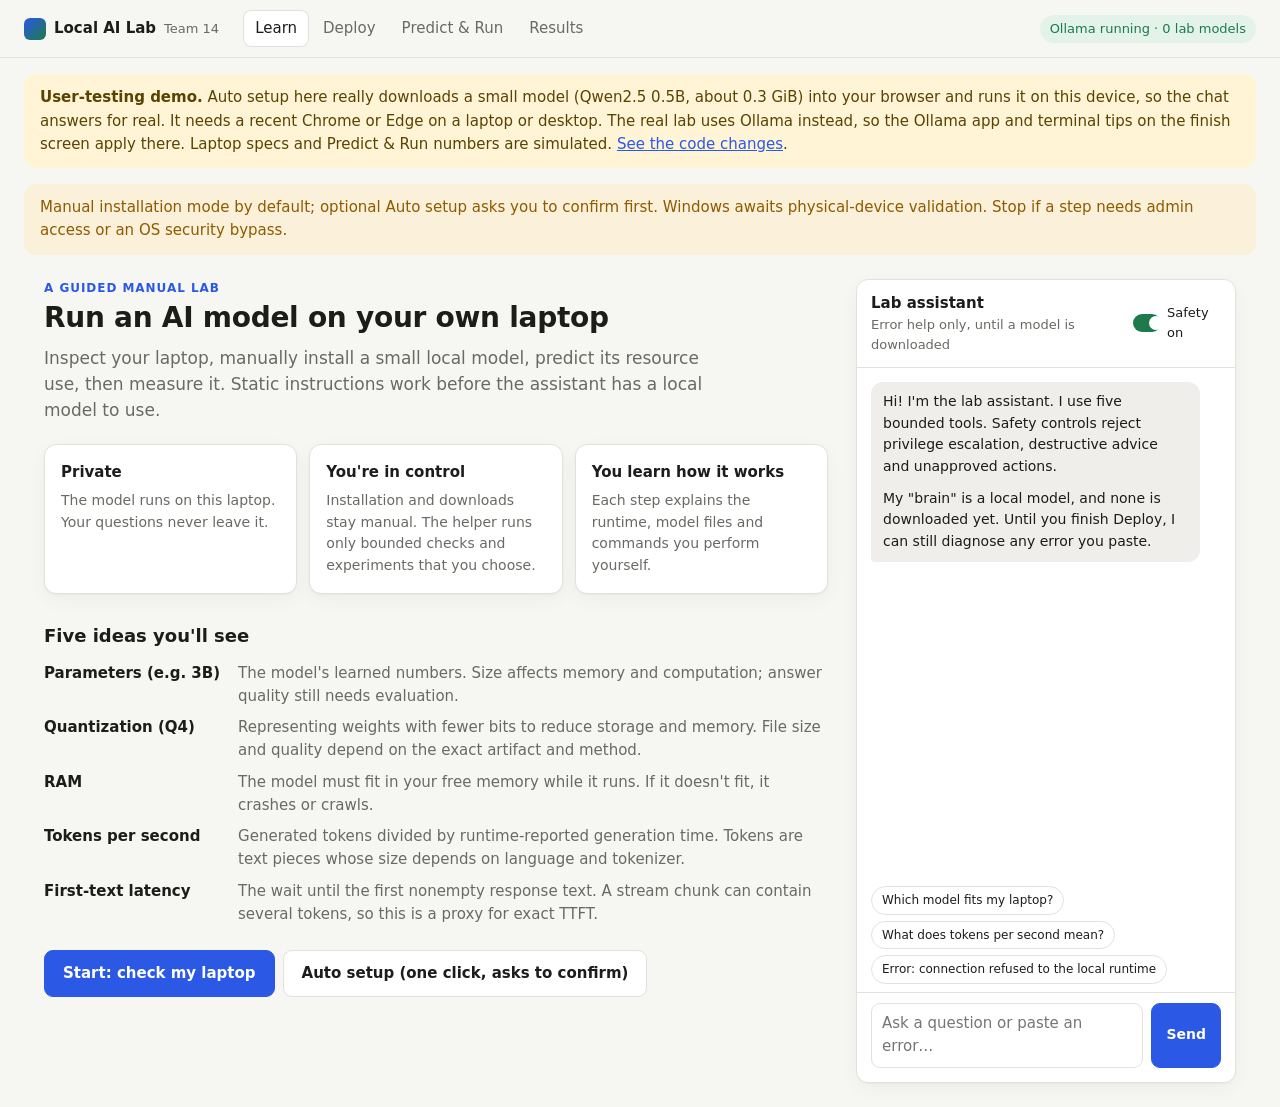
<file: index.html>
<!doctype html>
<html lang="en">
<head>
<meta charset="utf-8">
<meta name="viewport" content="width=device-width, initial-scale=1">
<title>Local AI Lab</title>
<link rel="stylesheet" href="style.css">
</head>
<body>
<header class="top">
  <div class="brand"><span class="logo" aria-hidden="true"></span>Local AI Lab<span class="sub">Team 14</span></div>
  <nav class="tabs" aria-label="Sections">
    <button data-goto="learn" class="active">Learn</button>
    <button data-goto="deploy">Deploy</button>
    <button data-goto="predict">Predict &amp; Run</button>
    <button data-goto="results">Results</button>
  </nav>
  <div id="pill" class="pill">Connecting…</div>
</header>

<div id="no-token" class="banner" hidden>
  This page needs the Lab Helper. Double-click <strong>Start Lab Helper</strong> in the lab folder; it opens the lab for you.
</div>
<div id="connection-lost" class="banner" hidden role="alert">
  <strong>Cannot reach this Lab Helper.</strong> If its terminal says <strong>Stopped.</strong>, start it again from the <code>agent/</code> folder and open the <strong>new private link</strong> printed in that terminal. An old helper tab cannot reconnect with its previous session token. Your downloaded models and saved benchmark results remain on this laptop.
</div>

<div class="banner" style="background:#fff4d6;color:#5a4300;border-color:#e8c66a"><strong>User-testing demo.</strong> Auto setup here really downloads a small model (Qwen2.5 0.5B, about 0.3 GiB) into your browser and runs it on this device, so the chat answers for real. It needs a recent Chrome or Edge on a laptop or desktop. The real lab uses Ollama instead, so the Ollama app and terminal tips on the finish screen apply there. Laptop specs and Predict &amp; Run numbers are simulated. <a href="https://github.com/Samuel8M/local-llm-telemetry-dashboard/compare/main...auto-setup-confirm" target="_blank" rel="noopener">See the code changes</a>.</div>
<div class="banner">Manual installation mode by default; optional Auto setup asks you to confirm first. Windows awaits physical-device validation. Stop if a step needs admin access or an OS security bypass.</div>
<main class="layout">
  <section class="content">

    <div id="view-learn" class="view">
      <p class="eyebrow">A guided manual lab</p>
      <h1>Run an AI model on your own laptop</h1>
      <p class="lead">Inspect your laptop, manually install a small local model, predict its resource use, then measure it. Static instructions work before the assistant has a local model to use.</p>
      <div class="cards3">
        <div class="card"><h3>Private</h3><p>The model runs on this laptop. Your questions never leave it.</p></div>
        <div class="card"><h3>You're in control</h3><p>Installation and downloads stay manual. The helper runs only bounded checks and experiments that you choose.</p></div>
        <div class="card"><h3>You learn how it works</h3><p>Each step explains the runtime, model files and commands you perform yourself.</p></div>
      </div>
      <h2>Five ideas you'll see</h2>
      <dl class="terms">
        <dt>Parameters (e.g. 3B)</dt><dd>The model's learned numbers. Size affects memory and computation; answer quality still needs evaluation.</dd>
        <dt>Quantization (Q4)</dt><dd>Representing weights with fewer bits to reduce storage and memory. File size and quality depend on the exact artifact and method.</dd>
        <dt>RAM</dt><dd>The model must fit in your free memory while it runs. If it doesn't fit, it crashes or crawls.</dd>
        <dt>Tokens per second</dt><dd>Generated tokens divided by runtime-reported generation time. Tokens are text pieces whose size depends on language and tokenizer.</dd>
        <dt>First-text latency</dt><dd>The wait until the first nonempty response text. A stream chunk can contain several tokens, so this is a proxy for exact TTFT.</dd>
      </dl>
      <div class="actions"><button class="btn primary big" data-goto="deploy">Start: check my laptop</button>
        <button class="btn big" data-auto>Auto setup (one click, asks to confirm)</button></div>
      <div id="auto-card" class="card auto" hidden>
        <header class="auto-head"><h2>Auto setup</h2><span class="badge ask">Less transparent than manual</span></header>
        <p class="small muted">Auto picks the best approved model for this laptop, asks your local Ollama to download it, verifies it, and opens a chat. It never installs programs, runs shell commands, asks for admin rights or deletes files. Install and open Ollama yourself first.</p>
        <label class="field"><span class="lbl">Goal</span><select id="auto-goal"></select></label>
        <div id="auto-body"></div>
      </div>
    </div>

    <div id="view-deploy" class="view" hidden>
      <h1>Deploy a model</h1>
      <p class="note">Want it done for you? <button class="btn small" data-auto>Use Auto setup</button> It shows the plan and waits for your confirmation.</p>
      <ol class="stages">
        <li class="stage" id="stage-laptop"><h2><span class="n">1</span>Your laptop</h2><div id="laptop-body"></div></li>
        <li class="stage locked" id="stage-goal"><h2><span class="n">2</span>What do you want to use it for?</h2><div id="goals" class="goals"></div></li>
        <li class="stage locked" id="stage-model"><h2><span class="n">3</span>Your model</h2><div id="model-body"><p class="muted">Pick a goal first.</p></div></li>
        <li class="stage locked" id="stage-steps"><h2><span class="n">4</span>Set it up</h2><div id="steps-body"><p class="muted">Pick a model first.</p></div></li>
        <li class="stage locked" id="stage-try"><h2><span class="n">5</span>Try it</h2><div id="try-body"><p class="muted">Finish setup first.</p></div></li>
      </ol>
    </div>

    <div id="view-predict" class="view" hidden>
      <h1>Predict &amp; Run</h1>
      <p class="lead">Guess how fast your model will be and how much memory it uses, then measure it. Comparing your guess with reality is how you build intuition.</p>
      <div id="predict-body"></div>
    </div>

    <div id="view-results" class="view" hidden>
      <h1>Results</h1>
      <p class="lead">Click <strong>Open charts in public website</strong> to see your latest anonymous result in a new browser tab. The result passes directly between tabs and stays in your browser; it is not uploaded to a server. You can still download the JSON as a backup.</p>
      <div id="results-body"></div>
    </div>
  </section>

  <aside class="assistant" aria-label="Lab assistant">
    <header class="a-head">
      <div><strong>Lab assistant</strong><div class="small muted" id="a-model">Starting…</div></div>
      <label class="switch" title="Safety stays on in the live lab; use the isolated evaluation harness for comparisons.">
        <input type="checkbox" id="safety" checked disabled><span class="track"></span><span class="small">Safety on</span>
      </label>
    </header>
    <div id="safety-off" class="note bad small" hidden>Live safety stays on. Comparisons use an isolated text-only evaluation harness.</div>
    <div id="msgs" class="msgs" aria-live="polite"></div>
    <div id="suggest" class="chips"></div>
    <form id="a-form" class="a-form">
      <textarea id="a-input" rows="2" placeholder="Ask a question or paste an error…"></textarea>
      <button class="btn primary" id="a-send">Send</button>
    </form>
  </aside>
</main>
<script src="demo-data.js"></script>
<script src="demo-api.js"></script>
<script src="app.js"></script>
</body>
</html>
</file>
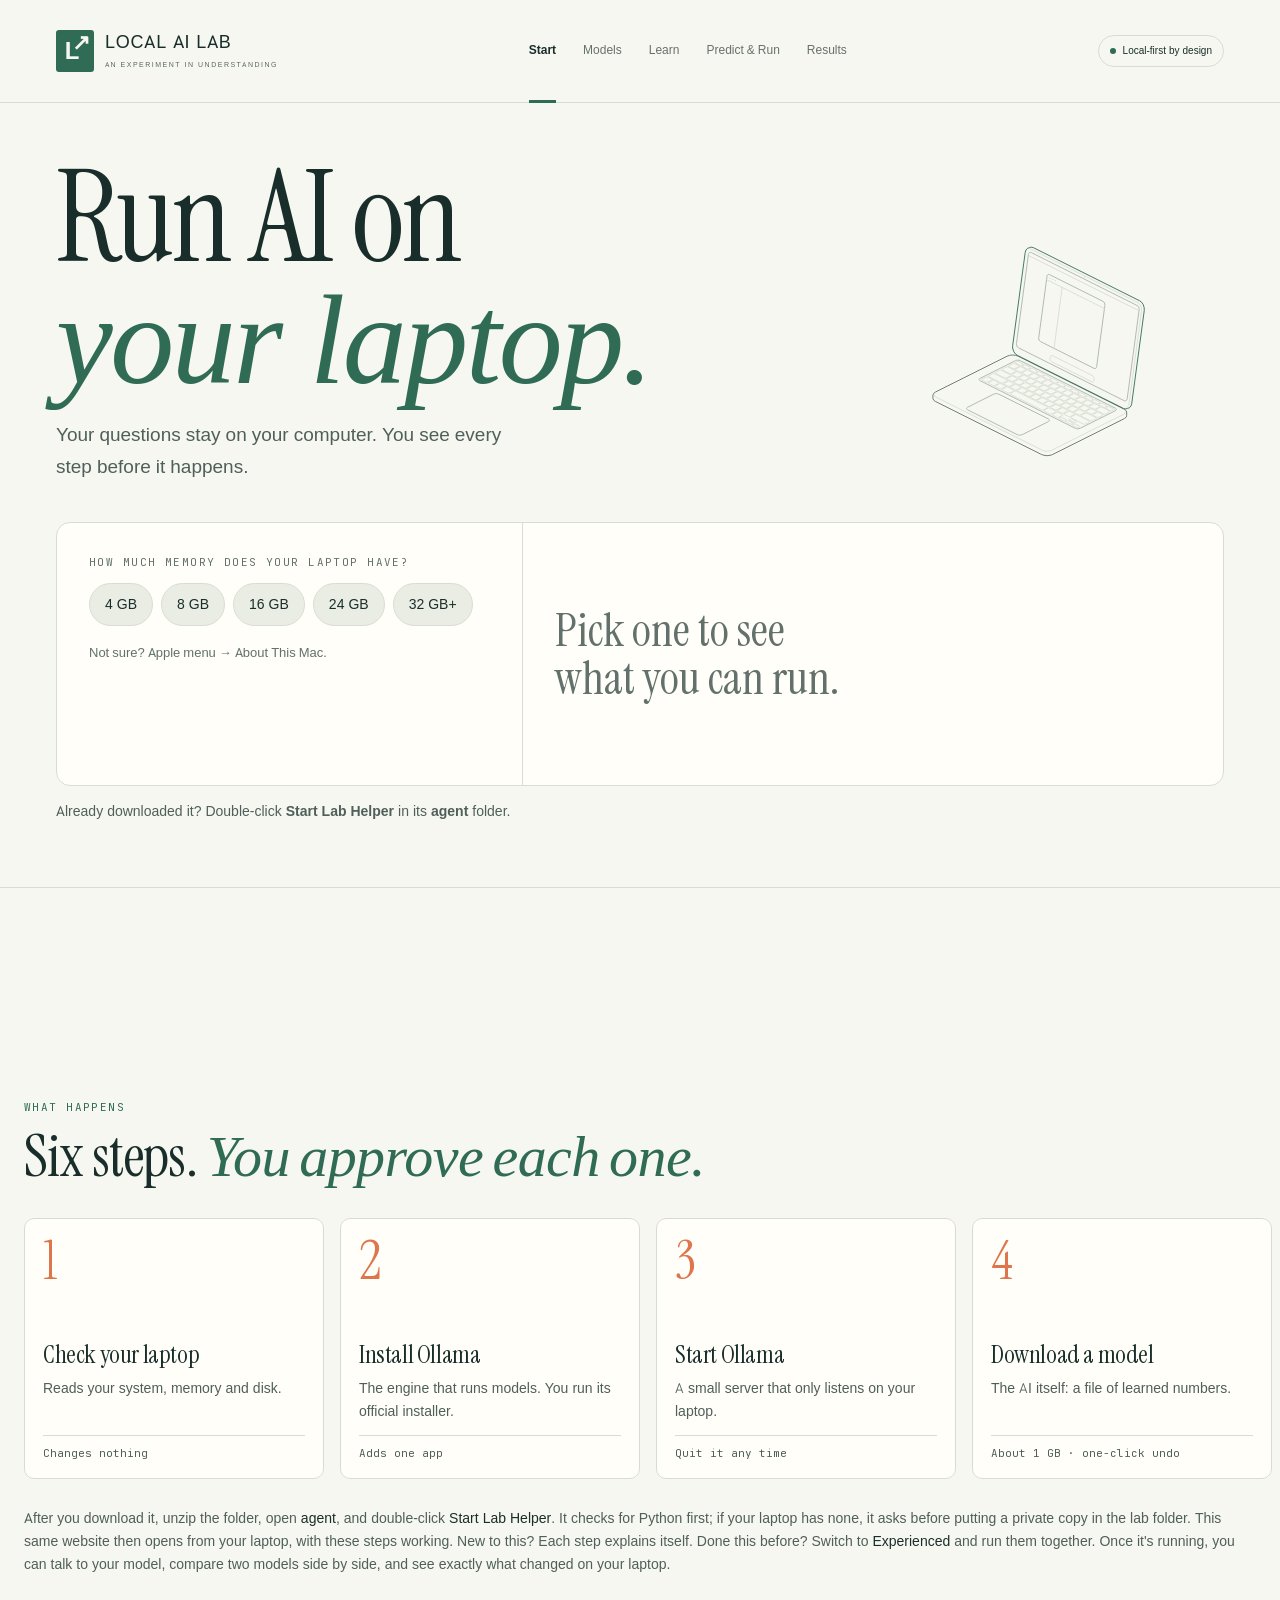
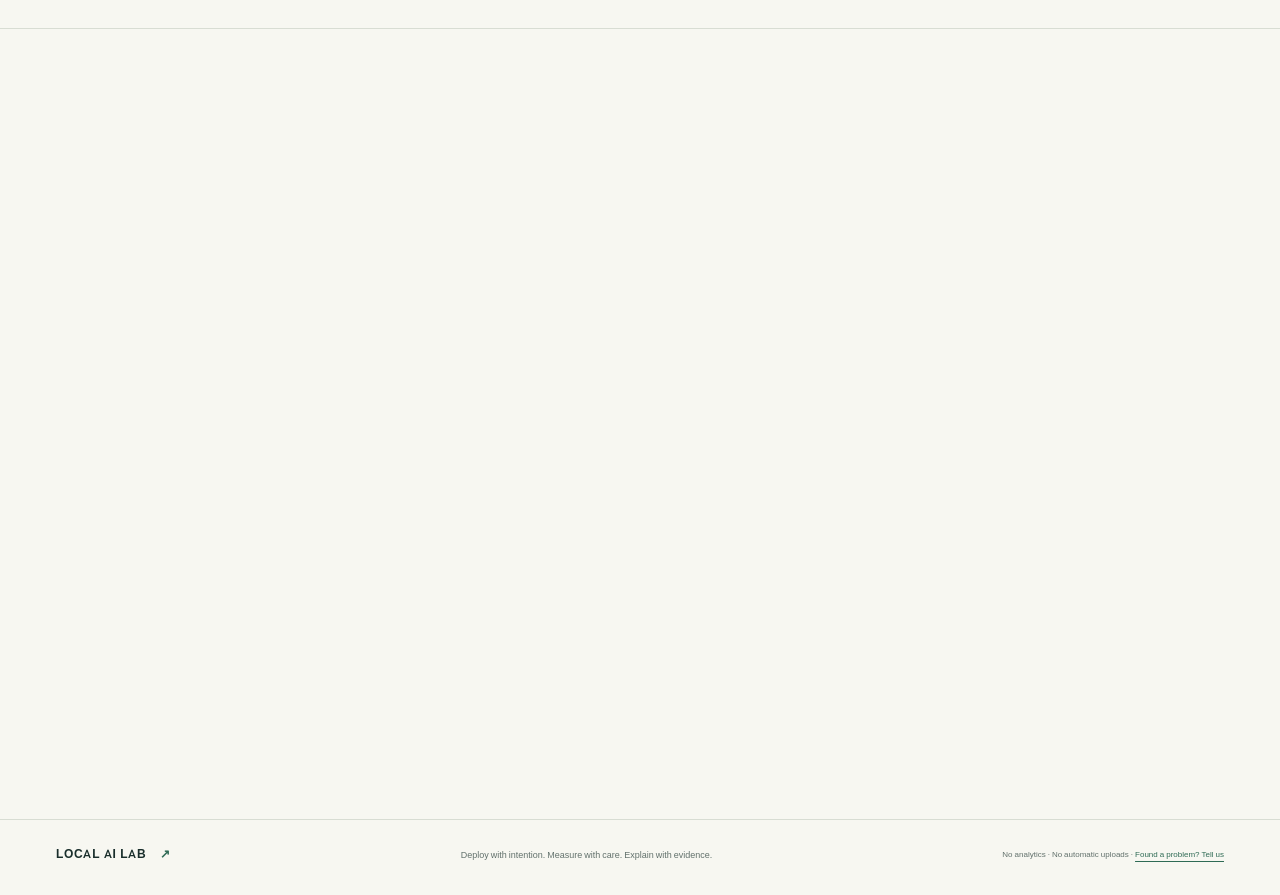
<file: portal/index.html>
<!doctype html>
<html lang="en">
<head>
  <meta charset="utf-8">
  <meta name="viewport" content="width=device-width, initial-scale=1">
  <meta name="description" content="A local-first learning lab for deploying, measuring, and understanding a small language model on your laptop.">
  <meta http-equiv="Content-Security-Policy" content="default-src 'self'; script-src 'self'; style-src 'self'; font-src 'self'; img-src 'self' data:; connect-src 'self'; object-src 'none'; base-uri 'none'; form-action 'none'">
  <title>Local AI Lab</title>
  <meta property="og:title" content="Local AI Lab: run AI on your laptop">
  <meta property="og:description" content="See every step, approve each one, and find out what your own laptop can handle. Your questions stay on your computer.">
  <meta property="og:type" content="website">
  <link rel="icon" href="data:image/svg+xml,%3Csvg xmlns='http://www.w3.org/2000/svg' viewBox='0 0 32 32'%3E%3Crect width='32' height='32' rx='6' fill='%232f6b55'/%3E%3Cpath d='M10 22 22 10M13 10h9v9' fill='none' stroke='%23fff' stroke-width='3'/%3E%3C/svg%3E">
  <script src="lab.js"></script>
  <link rel="stylesheet" href="style.css">
  <link rel="stylesheet" href="home.css">
  <link rel="stylesheet" href="lab.css">
  <script src="data.js" defer></script>
  <script src="app.js" defer></script>
  <script src="lab-data.js" defer></script>
  <script src="guide.js" defer></script>
  <script src="motion.js" defer></script>
  <script src="figures.js" type="module"></script>
</head>
<body>
  <a class="skip-link" href="#main">Skip to content</a>
  <header class="site-header">
    <a class="brand" href="#deploy" aria-label="Local AI Lab home"><span class="brand-mark" aria-hidden="true">L<span>↗</span></span><span>LOCAL AI <b>LAB</b><small>AN EXPERIMENT IN UNDERSTANDING</small></span></a>
    <nav class="main-nav" aria-label="Lab sections">
      <a href="#deploy" data-view="deploy" aria-current="page"><span class="public-only">Start</span><span class="lab-only">Set up</span></a>
      <a href="#models" data-view="models">Models</a>
      <a href="#use" data-view="use" class="lab-only">Use it</a>
      <a href="#learn" data-view="learn">Learn</a>
      <a href="#predict" data-view="predict">Predict &amp; Run</a>
      <a href="#results" data-view="results">Results</a>
      <a href="#apps" data-view="apps" class="lab-only">Apps</a>
      <a href="#mylab" data-view="mylab" class="lab-only">My lab</a>
    </nav>
    <span id="pill" class="lab-status lab-only">Connecting…</span>
    <span class="local-pill public-only"><i aria-hidden="true"></i> Local-first by design</span>
  <div id="prog" aria-hidden="true"></div></header>
  <div id="glow" aria-hidden="true"></div>

  <main id="main" tabindex="-1">
    <div id="connection-lost" class="notice lab-only" hidden role="alert"><strong>Cannot reach the Lab Helper.</strong> If its window says <strong>Stopped.</strong>, double-click <strong>Start Lab Helper</strong> again; it opens a new private link. Your downloaded models and saved results are still on this laptop.</div>
    <section id="view-deploy" class="view" aria-labelledby="deploy-title">
      <div class="lab-only lab-app" id="lab-setup">
        <div class="lab-head"><div class="page-intro"><p class="eyebrow">SET UP</p><h1 id="setup-title">Run AI on <em>your laptop.</em></h1><p>Nothing changes until you approve it, and you can run any step yourself instead. Stop if a step asks for an admin password or a security change.</p></div>
          <div class="lab-head-side"><div class="lab-figure" data-figure="laptop" data-label="A line drawing of a laptop"></div><div class="level-switch" role="group" aria-label="How much explanation"><button data-level="beginner" class="active">Beginner</button><button data-level="experienced">Experienced</button></div></div></div>
        <ol class="stages">
          <li class="stage" id="stage-laptop"><h2><span class="n">1</span>Your laptop</h2><div id="laptop-body"></div></li>
          <li class="stage locked" id="stage-goal"><h2><span class="n">2</span>What do you want to use it for?</h2><div id="goals" class="goals"></div></li>
          <li class="stage locked" id="stage-model"><h2><span class="n">3</span>Your model</h2><div id="model-body"><p class="muted">Pick a goal first.</p></div></li>
          <li class="stage locked" id="stage-steps"><h2><span class="n">4</span><span id="steps-title">Set it up</span></h2><div id="steps-body"><p class="muted">Pick a model first.</p></div></li>
          <li class="stage locked" id="stage-try"><h2><span class="n">5</span>Try it</h2><div id="try-body"><p class="muted">Finish setup first.</p></div></li>
          <li class="stage" id="stage-changes"><h2><span class="n">6</span>What changed on your laptop</h2><div id="changes-body"><p class="muted">Nothing yet.</p></div></li>
        </ol>
      </div>
      <div class="public-only">
      <div class="lab-hero">
        <div class="lab-hero-top"><div><h1 id="deploy-title"><span>Run AI on</span> <em>your laptop.</em></h1>
        <p class="lab-lede">Your questions stay on your computer. You see every step before it happens.</p></div>
        <div class="lab-figure lab-hero-figure" data-figure="laptop" data-play data-label="A line drawing of a laptop opening on its hinge"></div></div>
        <div class="lab-tool">
          <div class="lab-ask">
            <h2 class="lab-label" id="tool-q">How much memory does your laptop have?</h2>
            <div class="lab-pills" role="group" aria-labelledby="tool-q"><button data-mem="4">4 GB</button><button data-mem="8">8 GB</button><button data-mem="16">16 GB</button><button data-mem="24">24 GB</button><button data-mem="32">32 GB+</button></div>
            <p class="lab-hint" id="mem-help"></p>
          </div>
          <div class="lab-answer" id="answer" aria-live="polite"><p class="lab-ghost">Pick one to see<br>what you can run.</p></div>
        </div>
        <p class="lab-start">Already downloaded it? Double-click <b>Start Lab Helper</b> in its <b>agent</b> folder.</p>
      </div>

      <div class="lab-how" id="how"><div class="lab-pin" id="pin"><div class="lab-sticky">
        <div class="lab-how-head"><p class="lab-label lab-accent">What happens</p><h2>Six steps. <em>You approve each one.</em></h2></div>
        <div class="lab-track-wrap"><ol class="lab-track" id="track">
          <li><div class="lab-card-top"><b>1</b><div class="lab-figure" data-figure="loupe" data-label="A magnifying glass on a sheet"></div></div><h3>Check your laptop</h3><p>Reads your system, memory and disk.</p><small>Changes nothing</small></li>
          <li><div class="lab-card-top"><b>2</b><div class="lab-figure" data-figure="plug" data-label="A plug rising toward a wall socket"></div></div><h3>Install Ollama</h3><p>The engine that runs models. You run its official installer.</p><small>Adds one app</small></li>
          <li><div class="lab-card-top"><b>3</b><div class="lab-figure" data-figure="router" data-label="A small router with its antennas up"></div></div><h3>Start Ollama</h3><p>A small server that only listens on your laptop.</p><small>Quit it any time</small></li>
          <li><div class="lab-card-top"><b>4</b><div class="lab-figure" data-figure="drawer" data-label="A cabinet with a drawer sliding out"></div></div><h3>Download a model</h3><p>The AI itself: a file of learned numbers.</p><small id="step-size">About 1 GB · one-click undo</small></li>
          <li><div class="lab-card-top"><b>5</b><div class="lab-figure" data-figure="terminal" data-label="A terminal window with rows of text"></div></div><h3>Say hello</h3><p>A real answer proves every step worked.</p><small>Nothing leaves your laptop</small></li>
          <li><div class="lab-card-top"><b>6</b><div class="lab-figure" data-figure="terrain" data-label="Pillars rising like a bar chart"></div></div><h3>Guess, then measure</h3><p>Predict its speed and memory, then see the real numbers.</p><small>Saved on your laptop</small></li>
        </ol></div>
        <p class="lab-how-note">After you download it, unzip the folder, open <b>agent</b>, and double-click <b>Start Lab Helper</b>. It checks for Python first; if your laptop has none, it asks before putting a private copy in the lab folder. This same website then opens from your laptop, with these steps working. New to this? Each step explains itself. Done this before? Switch to <b>Experienced</b> and run them together. Once it's running, you can talk to your model, compare two models side by side, and see exactly what changed on your laptop.</p>
      </div></div></div>

      <div class="lab-stuck" id="stuck">
        <div><div class="lab-figure lab-stuck-figure" data-figure="query" data-label="A question mark"></div><p class="lab-label lab-accent">Stuck?</p><h2>Paste your <em>error.</em></h2><p class="lab-lede">Checked in your browser. Nothing is sent anywhere.</p></div>
        <form id="err-form"><textarea id="err" rows="3" aria-label="Error text" placeholder="zsh: command not found: ollama"></textarea><button class="button primary" type="submit">Check it</button><div id="err-out" aria-live="polite"></div></form>
      </div>

      <div class="lab-trust">
        <div><div class="lab-figure lab-trust-figure" data-figure="drawer" data-label="A cabinet of drawers"></div><h3>It adds</h3><p>The lab folder, the model you choose, and Ollama, which you install yourself.</p></div>
        <div><div class="lab-figure lab-trust-figure" data-figure="padlock" data-label="A padlock"></div><h3>It never</h3><p>Needs your password, sends your questions anywhere, or turns off security.</p></div>
        <div><div class="lab-figure lab-trust-figure" data-figure="plug" data-label="A plug and its socket"></div><h3>To remove it</h3><p>Click Undo for the model, delete the folder, and remove Ollama like any other app.</p></div>
      </div>

      <div class="lab-more">
        <details><summary>My laptop blocked Start Lab Helper</summary>
          <p>Laptops warn about downloaded files from developers they don't recognize. Don't turn off any security setting. Start it from a terminal instead, which changes no settings. It's a plain text file, so you can read it first.</p>
          <p><b>Mac:</b> open Terminal, type <code>bash</code> and a space, drag <b>Start Lab Helper.command</b> into the window, and press Return.</p>
          <p><b>Windows:</b> open Command Prompt, drag <b>Start Lab Helper.bat</b> into the window, and press Enter.</p>
          <p class="fine-print">If your school or company manages this laptop and it still won't run, stop and ask them.</p>
        </details>
        <details><summary>I've done this before: show the commands</summary>
          <div class="code-box"><div class="code-label"><span>START IN ANY FOLDER</span><button class="copy-button" data-copy="direct-command">Copy commands</button></div><pre id="direct-command"></pre></div>
          <p class="fine-print">Have Ollama and Python 3.11+ ready first. No admin rights are needed for these commands. If something asks for them, stop.</p>
          <p class="fine-print">Prefer to do every step by hand? <a href="https://github.com/aryawuyitong/local-llm-telemetry-dashboard#do-it-all-by-hand-the-full-7-steps" target="_blank" rel="noopener noreferrer">The README has the full 7 steps.</a></p>
        </details>
      </div>
      </div>
    </section>

    <section id="view-models" class="view" hidden aria-labelledby="models-title">
      <div class="page-intro"><p class="eyebrow">MODELS</p><h1 id="models-title">Which model <em>fits?</em></h1><p>Every model the lab allows, and what each one needs.<span class="public-only"> Pick your memory to see what fits.</span></p></div>
      <p class="lab-only lab-note">Checked against this laptop right now. Choose one to see each step before anything downloads.</p>
      <div class="lab-pills lab-models-pills public-only" role="group" aria-label="Laptop memory"><button data-mem="4">4 GB</button><button data-mem="8">8 GB</button><button data-mem="16">16 GB</button><button data-mem="24">24 GB</button><button data-mem="32">32 GB+</button></div>
      <div class="lab-model-grid" id="model-grid"></div>
      <p class="fine-print">Sizes and memory are planning estimates, and descriptions are our notes rather than independent ratings. Only numbers marked as measured come from real runs.</p>
    </section>

    <section id="view-learn" class="view" hidden aria-labelledby="learn-title">
      <div class="page-intro"><p class="eyebrow">LEARN</p><h1 id="learn-title">The ideas behind it, <em>briefly.</em></h1><p>Read what you need. Each setup step explains itself as you reach it.</p></div>
      <div class="learn-layout">
        <section class="concept-panel" aria-labelledby="concept-title"><p class="eyebrow">BEFORE YOU BEGIN</p><h2 id="concept-title">Eight ideas worth knowing</h2><div class="concept-grid">
          <details><summary><span>★</span> Local vs. cloud AI</summary><p>A cloud service such as ChatGPT runs its model on someone else's computers, and your words travel there and back. A local model runs on your own laptop, so your words stay here and it works without internet once it's set up. The trade-off: your laptop's memory limits how big a model you can run, so local models are usually smaller and make more mistakes.</p></details>
          <details><summary><span>★</span> How a reply gets generated</summary><p>Your message is split into tokens, and each token becomes numbers. The model uses its learned parameters to work out which token is likely to come next, adds it, and repeats. That loop is why replies appear piece by piece, and why memory and processor speed set the pace. It's prediction, not looking up facts, which is why answers can sound confident and still be wrong.</p></details>
          <details><summary><span>01</span> Model &amp; runtime</summary><p>The model is a file of learned numbers. It can't do anything by itself. Ollama is the engine that loads that file and turns your question into a reply, so you need both: the engine, and a model for it to run.</p></details>
          <details><summary><span>02</span> Parameters &amp; quantization</summary><p>“1.5B” means the model has about 1.5 billion learned numbers. More numbers usually means better answers, but also more memory. Quantization, the “Q4_K_M” you'll see in model names, stores each number more roughly so the file is smaller and fits in less memory, at a small cost in quality.</p></details>
          <details><summary><span>03</span> Tokens &amp; context</summary><p>A token is a piece of a word, so “understanding” might be two or three tokens. The context is everything the model is holding in mind right now: your message plus the reply so far. A longer context needs more memory and takes longer to get going.</p></details>
          <details><summary><span>04</span> First response &amp; generation speed</summary><p>Two different waits. The first is the pause before anything appears, while the model reads your whole message. The second is how fast the words then flow, measured in tokens per second. A model can start slowly and still type quickly once it gets going.</p></details>
          <details><summary><span>05</span> CPU, GPU &amp; memory</summary><p>The model has to fit in memory before it can run at all, so free memory decides what you can use. Then the processor does the work. If your laptop has a graphics chip, Ollama may use it, which is why the CPU can look idle while replies come fast.</p></details>
          <details><summary><span>06</span> Repeats &amp; fair comparisons</summary><p>The first reply after loading is slower, so we run a warm-up and skip it. Then we ask the same questions three times and look at the middle result. Comparing two laptops only makes sense with the same model, the same settings and the same questions, and with other apps closed.</p></details>
        </div>
        <div class="arch-map"><p class="eyebrow">WHAT RUNS WHERE</p><h3>Nothing here is a black box</h3>
          <ol class="arch-flow">
            <li><strong>You</strong><span>Ask in your browser tab</span></li>
            <li><strong>Lab Helper</strong><span>A small program that runs only the steps you approve</span></li>
            <li><strong>Ollama</strong><span>The engine that runs models</span></li>
            <li><strong>The model</strong><span>A file of learned numbers</span></li>
          </ol>
          <p class="fine-print">All four stay on your laptop. The public website only teaches, and it never connects to them. Once you start the helper, it serves this same site from your laptop, so your results never go online unless you share the file yourself.</p></div></section>
        <aside class="notebook"><span class="notebook-label">YOUR LAB NOTEBOOK</span><h2>Start with what<br>you know.</h2><p>The optional 10-question check helps you see what you learn. No name or account needed.</p><button class="button dark" id="start-pre">Take the pre-lab quiz <span aria-hidden="true">→</span></button><div id="quiz-history" class="quiz-history"></div><label class="checkline"><input type="checkbox" id="remember-learning"> <span>Save quiz answers and predictions in this browser.</span></label><small>Off by default. Imported benchmark files are never saved by this page.</small><div class="notebook-actions"><button id="export-learning" class="link-button">Export learning record</button><button id="clear-learning" class="link-button">Clear saved learning data</button></div></aside>
      </div>
      <section id="quiz-section" class="panel quiz-panel" hidden aria-labelledby="quiz-title"><div class="section-heading"><div><p class="eyebrow">10 QUESTIONS · NO TIME LIMIT</p><h2 id="quiz-title" tabindex="-1">Pre-lab knowledge check</h2></div><button id="close-quiz" class="button secondary">Close quiz</button></div><p>Choose one answer for each question. Your score appears when you submit, and the explanations come after the post-lab quiz. This is a learning exercise, not a validated research instrument.</p><form id="quiz-form"></form><div id="quiz-feedback" role="status"></div></section>
    </section>

    <section id="view-predict" class="view" hidden aria-labelledby="predict-title">
      <div class="lab-only lab-app"><div class="page-intro"><p class="eyebrow">PREDICT &amp; RUN</p><h1>Make a guess.<br><em>Then ask the hardware.</em></h1><p>Guess how fast your model will be and how much memory it uses, then measure it. Comparing your guess with reality is how you build intuition.</p></div><div id="predict-body"></div></div>
      <div class="public-only"><div class="page-intro"><p class="eyebrow">PREDICT &amp; RUN</p><h1 id="predict-title">Make a guess.<br><em>Then ask the hardware.</em></h1><p>Write down what you expect before you measure. Then the real numbers have something to teach you.</p></div>
      <div class="prediction-layout"><section class="panel"><p class="eyebrow">YOUR GUESS</p><h2>What do you expect?</h2><form id="prediction-form"><label for="prediction-tps">Generation speed <span>tokens / second</span></label><input id="prediction-tps" type="number" min="0" max="1000000" step="any" inputmode="decimal" placeholder="e.g. 20" required><label for="prediction-ram">Memory used <span>GiB</span></label><input id="prediction-ram" type="number" min="0" max="1048576" step="any" inputmode="decimal" placeholder="e.g. 3" required><label for="prediction-reason">Why this prediction? <span>optional · stays in this tab</span></label><textarea id="prediction-reason" rows="3" maxlength="600" placeholder="Think about the model's size and your laptop's memory."></textarea><button class="button primary" type="submit">Record prediction <span aria-hidden="true">↗</span></button></form><p id="prediction-status" role="status" class="status-message"></p><div id="prediction-summary" hidden></div></section>
      <section class="protocol-panel"><p class="eyebrow">HOW TO MEASURE FAIRLY</p><h2>Change one thing.<br>Keep the rest steady.</h2><ol class="protocol-list"><li><b>01</b><div><strong>Set the conditions</strong><p>Plug in your laptop, close big apps, and keep the same model and settings between runs.</p></div></li><li><b>02</b><div><strong>Warm up, then repeat</strong><p>The first reply after loading is slower, so the lab runs one warm-up and skips it. Then it asks a short, a medium and a long question three times each.</p></div></li><li><b>03</b><div><strong>Save the results</strong><p>Start the Lab Helper and approve Measure on this page. It saves a results file on your laptop. Anything it couldn't measure stays blank, because a failed measurement is not a zero.</p></div></li><li><b>04</b><div><strong>Read them</strong><p>The Lab Helper shows them under Results right away. You can also open the file under Results on this public site, which never connects to your laptop.</p></div></li></ol><div class="bridge"><span>LAB HELPER</span><span aria-hidden="true">→</span><strong>results file</strong><span aria-hidden="true">→</span><span>THIS SITE</span></div><p class="fine-print">Ollama can reuse work from earlier questions, so repeat runs can look faster. Only compare runs measured the same way.</p><a class="button dark" href="#results">Open Results <span aria-hidden="true">→</span></a></section></div>
      <div class="reflection-strip"><span aria-hidden="true">?</span><div><h3>Keep an explanation ready.</h3><p>If your model is slower than you guessed, what would you check? Think about its size, whether the graphics chip is in use, your free memory, and what else is open.</p></div></div>
      </div>
    </section>

    <section id="view-results" class="view" hidden aria-labelledby="results-title">
      <div class="page-intro results-intro"><div><p class="eyebrow">RESULTS</p><h1 id="results-title">Let the numbers<br><em>start a conversation.</em></h1><p><span class="public-only">Bring in your results file, compare runs, and see what they mean. Nothing you bring in is uploaded or kept by this page.</span><span class="lab-only">Your measurements from this laptop. Nothing leaves it unless you download the file yourself.</span></p></div><button id="start-post" class="button secondary">Take the post-lab quiz <span aria-hidden="true">↗</span></button></div>
      <div id="results-body" class="lab-only lab-app"></div>
      <section class="import-panel public-only" aria-label="Import benchmark results"><div><span class="import-icon" aria-hidden="true">↥</span><div><h2>Bring your experiment here</h2><p>One JSON session per file · select multiple files · up to 5 MiB each</p><small>Use the file the Lab Helper saved for you. You can bring in up to 30 at once. Before you share a file with anyone, check that the nickname and details inside it are ones you're happy to share.</small></div></div><div class="button-row"><button id="import-json" class="button primary">Import JSON <span aria-hidden="true">＋</span></button><input id="session-files" type="file" accept=".json,application/json" aria-label="Choose benchmark JSON files" tabindex="-1" multiple><button class="button secondary" id="load-examples">Try synthetic examples</button></div><p class="fine-print">To compare models, measure each one on your laptop first, then select both saved session JSON files from <code>agent/results/</code> together. Charts show each model by name. This compares speed and resource use, and doesn't record or score answer quality. For answers, use Compare on the Use it page.</p></section>
      <div id="import-messages" class="import-messages" role="status" aria-live="polite"></div>
      <div id="synthetic-banner" class="notice synthetic-notice" hidden><strong>SYNTHETIC DATA</strong><span>Invented values for learning and interface demonstration. They are not real hardware measurements and must not be used as project evidence.</span></div>
      <div class="results-toolbar"><div class="filters"><label>Device<select id="filter-device"><option value="">All devices</option></select></label><label>Model<select id="filter-model"><option value="">All models</option></select></label><label>Prompt<select id="filter-prompt"><option value="">All prompts</option></select></label><label>Data<select id="filter-kind"><option value="">All data</option><option value="measured">Measured only</option><option value="synthetic">Synthetic only</option></select></label></div><button class="link-button" id="clear-results" disabled>Clear imported results</button></div>
      <div id="empty-results" class="empty-state public-only"><div class="lab-figure lab-empty-figure" data-figure="plot" data-label="An empty bar chart"></div><h2>Your next discovery starts here.</h2><p>Run a model on your laptop and bring in the file it saved to see your charts. Made-up examples appear only when you choose them above.</p></div>
      <div id="results-content" hidden><div id="run-counts" class="run-counts"></div><p id="comparison-caution" class="fine-print"></p><div id="metric-cards" class="metric-grid"></div><div class="chart-heading"><h2>Compare sessions</h2><p>One row per session. The dot is the middle result, the line shows the slowest to fastest. If something wasn't measured, it stays blank.</p></div><div id="charts" class="charts-grid"></div><section id="prediction-comparison" class="panel" hidden></section><section class="panel session-panel"><div class="section-heading"><div><p class="eyebrow">EXPERIMENT RECORD</p><h2>Conditions behind the numbers</h2></div></div><div id="session-list"></div></section><section class="panel"><h2>Every run</h2><p class="fine-print">Runs that failed are left out of the totals above. Runs that only partly worked count only for the numbers they did record. Open a session above to see where each number came from.</p><div class="table-wrap"><table><caption class="sr-only">Imported benchmark runs matching the filters</caption><thead><tr><th scope="col">Device / prompt</th><th scope="col">Status</th><th scope="col">First word (ms)</th><th scope="col">Speed (tokens/s)</th><th scope="col">Processor (%)</th><th scope="col">Memory (MiB)</th></tr></thead><tbody id="runs-table"></tbody></table></div></section></div>
      <div class="limitations-grid"><article><h3>CPU is one piece of the picture.</h3><p>The CPU number is how busy your processor was, out of 100. A low number with fast replies usually means a graphics chip did the heavy lifting. We don't measure the graphics chip, so a low CPU number is not a problem.</p></article><article><h3>Memory has a boundary.</h3><p>The memory number is how much the model was using while it ran. It is not the size of the file you downloaded, not the least it could get by with, and not what your whole laptop was using. Treat it as a good estimate, not an exact figure.</p></article><article><h3>A middle result is not a verdict.</h3><p>Only compare runs that used the same model, settings and questions. Heat, battery mode and what else was open all change the numbers. And a faster reply says nothing about whether the answer was any good.</p></article></div>
    </section>
    <section id="view-use" class="view lab-only" hidden aria-labelledby="use-title">
      <div class="lab-app"><div class="page-intro"><p class="eyebrow">USE IT</p><h1 id="use-title">Talk to <em>your model.</em></h1><p>This is what setup was for. It runs on this laptop, works offline, and costs nothing per question.</p></div>
        <div id="use-body"><p class="muted">Loading…</p></div></div>
    </section>

    <section id="view-apps" class="view lab-only" hidden aria-labelledby="apps-title">
      <div class="lab-app"><div class="page-intro"><p class="eyebrow">APPS</p><h1 id="apps-title">Set up more, <em>the same way.</em></h1><p>The same cards and the same rules as a model: you see the exact command, you approve it, it's logged in My lab, and you can undo it. Nothing here needs your password.</p></div>
        <h2>Ready-made setups</h2><p>A short list of the lab's usual steps, ending in one check. Read your course's own setup page first, because these don't replace it.</p>
        <div id="recipes-body"><p class="muted">Loading…</p></div>
        <div id="recipe-plan"></div>
        <h2>One app at a time</h2>
        <div id="apps-body"><p class="muted">Loading…</p></div>
        <div id="app-plan"></div></div>
    </section>

    <section id="view-mylab" class="view lab-only" hidden aria-labelledby="mylab-title">
      <div class="lab-app"><div class="page-intro"><p class="eyebrow">MY LAB</p><h1 id="mylab-title">What's on <em>this laptop.</em></h1><p>Your models, your measurements, and everything the agent has done. This stays on your laptop.</p></div>
        <h2>Health check</h2><div class="card"><p>Re-runs every check on this laptop and offers a repair for what it can repair. It only reads, so it's always safe to run.</p>
          <div class="row-actions"><button class="btn primary small" data-run-health>Run the health check</button></div><div id="mylab-health-out"></div></div>
        <h2>Get help</h2><div id="mylab-help"><p class="muted">Loading…</p></div>
        <h2>Models on this laptop</h2><div id="mylab-models"><p class="muted">Loading…</p></div>
        <h2>Apps this lab installed</h2><div id="mylab-apps"><p class="muted">Loading…</p></div>
        <h2>Your receipt</h2><div id="mylab-receipt"><p class="muted">Loading…</p></div>
        <h2>Your measurements</h2><div id="mylab-results"><p class="muted">Loading…</p></div>
        <h2>What the agent did</h2><div id="mylab-activity"><p class="muted">Loading…</p></div></div>
    </section>
  </main>
  <button class="button primary assistant-toggle lab-only" data-assistant-toggle>Ask the assistant</button>
  <aside class="lab-drawer lab-app lab-only" aria-label="Lab assistant"><div class="assistant">
    <header class="a-head">
      <div><strong>Lab assistant</strong><div class="small muted" id="a-model">Starting…</div></div>
      <button class="btn small" data-assistant-toggle>Close</button>
    </header>
    <div id="msgs" class="msgs" aria-live="polite"></div>
    <div id="suggest" class="chips"></div>
    <form id="a-form" class="a-form"><textarea id="a-input" rows="2" placeholder="Ask a question or paste an error…" aria-label="Message to the assistant"></textarea><button class="btn primary" id="a-send">Send</button></form>
  </div></aside>
  <footer class="site-footer"><a class="footer-brand" href="#learn">LOCAL AI LAB <span>↗</span></a><p>Deploy with intention. Measure with care. Explain with evidence.</p><span>No analytics · No automatic uploads · <a href="https://github.com/aryawuyitong/local-llm-telemetry-dashboard/issues/new" target="_blank" rel="noopener noreferrer">Found a problem? Tell us</a></span></footer>
  <div id="toast" class="toast" role="status" aria-live="polite" hidden></div>
</body>
</html>
</file>
<file: style.css>
:root {
  --bg: #f6f6f3; --surface: #ffffff; --surface-2: #efeeea; --text: #1c1c1a; --muted: #6a6964;
  --border: #e2e1dc; --accent: #2b59e6; --accent-ink: #ffffff; --accent-soft: #e7edfd;
  --ok: #1d7a4b; --ok-soft: #e3f3ea; --warn: #8f5a00; --warn-soft: #fbf0d9; --bad: #b42318; --bad-soft: #fdeceb;
  --code: #efeeea; --radius: 12px; --shadow: 0 1px 2px rgba(0,0,0,.04), 0 6px 20px rgba(0,0,0,.04);
  color-scheme: light;
}
@media (prefers-color-scheme: dark) {
  :root:not([data-theme="light"]) {
    --bg: #131312; --surface: #1c1c1a; --surface-2: #262523; --text: #ecebe6; --muted: #a2a19b;
    --border: #33322f; --accent: #7d9cff; --accent-ink: #0c1230; --accent-soft: #1d284a;
    --ok: #5fcf98; --ok-soft: #15301f; --warn: #f0b54d; --warn-soft: #382a0f; --bad: #ff8a80; --bad-soft: #3b1917;
    --code: #262523; --shadow: none; color-scheme: dark;
  }
}
* { box-sizing: border-box; }
body { margin: 0; background: var(--bg); color: var(--text); font: 15px/1.55 ui-sans-serif, -apple-system, "Segoe UI", system-ui, sans-serif; }
h1 { font-size: 28px; line-height: 1.2; margin: 4px 0 10px; letter-spacing: -.01em; }
h2 { font-size: 18px; margin: 28px 0 12px; }
h3 { font-size: 15px; margin: 0; }
p { margin: 0 0 10px; }
code, pre { font: 13px/1.5 ui-monospace, "SF Mono", Menlo, Consolas, monospace; }
a { color: var(--accent); }
.muted { color: var(--muted); }
.small { font-size: 13px; }
.lead { font-size: 17px; color: var(--muted); max-width: 62ch; }
.eyebrow { text-transform: uppercase; letter-spacing: .08em; font-size: 12px; font-weight: 600; color: var(--accent); margin: 0; }

/* header */
.top { position: sticky; top: 0; z-index: 5; display: flex; align-items: center; gap: 16px; padding: 10px 24px;
  background: color-mix(in srgb, var(--bg) 88%, transparent); backdrop-filter: blur(8px); border-bottom: 1px solid var(--border); }
.brand { display: flex; align-items: center; gap: 8px; font-weight: 700; white-space: nowrap; }
.brand .sub { font-weight: 500; color: var(--muted); font-size: 13px; }
.logo { width: 22px; height: 22px; border-radius: 6px; background: linear-gradient(135deg, var(--accent), var(--ok)); }
.tabs { display: flex; gap: 2px; margin-left: 8px; overflow-x: auto; }
.tabs button { border: 0; background: none; color: var(--muted); font: inherit; font-weight: 500; padding: 7px 12px; border-radius: 8px; cursor: pointer; white-space: nowrap; }
.tabs button:hover { color: var(--text); background: var(--surface-2); }
.tabs button.active { color: var(--text); background: var(--surface); box-shadow: inset 0 0 0 1px var(--border); }
.pill { margin-left: auto; font-size: 13px; padding: 4px 10px; border-radius: 99px; background: var(--surface-2); color: var(--muted); white-space: nowrap; }
.pill.ok { background: var(--ok-soft); color: var(--ok); }
.pill.warn { background: var(--warn-soft); color: var(--warn); }
.pill.bad { background: var(--bad-soft); color: var(--bad); }
.banner { margin: 16px 24px 0; padding: 12px 16px; border-radius: var(--radius); background: var(--warn-soft); color: var(--warn); }

/* layout */
.layout { display: grid; grid-template-columns: minmax(0, 1fr) 380px; gap: 28px; max-width: 1240px; margin: 0 auto; padding: 24px; }
.assistant { position: sticky; top: 72px; height: calc(100vh - 96px); display: flex; flex-direction: column;
  background: var(--surface); border: 1px solid var(--border); border-radius: var(--radius); box-shadow: var(--shadow); overflow: hidden; }
@media (max-width: 960px) {
  .layout { grid-template-columns: minmax(0, 1fr); padding: 16px; }
  .assistant { position: static; height: 560px; }
  .top { flex-wrap: wrap; padding: 10px 16px; }
  .tabs { order: 3; width: 100%; margin: 0; }
}

/* generic pieces */
.card { background: var(--surface); border: 1px solid var(--border); border-radius: var(--radius); padding: 16px; box-shadow: var(--shadow); }
.cards3 { display: grid; grid-template-columns: repeat(auto-fit, minmax(190px, 1fr)); gap: 12px; margin: 20px 0 6px; }
.cards3 .card p { color: var(--muted); margin: 6px 0 0; font-size: 14px; }
.terms { display: grid; grid-template-columns: max-content 1fr; gap: 8px 18px; margin: 0 0 24px; }
.terms dt { font-weight: 600; }
.terms dd { margin: 0; color: var(--muted); }
@media (max-width: 600px) { .terms { grid-template-columns: 1fr; } .terms dd { margin-bottom: 8px; } }
.btn { display: inline-flex; align-items: center; justify-content: center; gap: 6px; font: inherit; font-weight: 600; font-size: 14px;
  padding: 8px 14px; border-radius: 9px; border: 1px solid var(--border); background: var(--surface); color: var(--text); cursor: pointer; text-decoration: none; }
.btn:hover { background: var(--surface-2); }
.btn.primary { background: var(--accent); border-color: var(--accent); color: var(--accent-ink); }
.btn.primary:hover { filter: brightness(1.07); }
.btn.big { padding: 11px 18px; font-size: 15px; }
.btn.small { padding: 5px 10px; font-size: 13px; }
.btn:disabled { opacity: .5; cursor: default; }
.actions { display: flex; flex-wrap: wrap; gap: 8px; margin-top: 12px; }
.note { padding: 10px 12px; border-radius: 9px; margin: 10px 0; }
.note.warn { background: var(--warn-soft); color: var(--warn); }
.note.bad { background: var(--bad-soft); color: var(--bad); }
.note.ok { background: var(--ok-soft); color: var(--ok); }
.tool { display: inline-flex; align-items: center; gap: 6px; font-size: 12px; color: var(--muted); background: var(--surface-2);
  border-radius: 99px; padding: 2px 10px; margin: 8px 0 0; }
.tool b { color: var(--text); font-family: ui-monospace, Menlo, monospace; font-weight: 600; }
code.cmd { display: inline-block; background: var(--code); padding: 3px 8px; border-radius: 6px; overflow-wrap: anywhere; }

/* deploy stages */
.stages { list-style: none; padding: 0; margin: 0; }
.stage { padding-bottom: 8px; }
.stage h2 { display: flex; align-items: center; gap: 10px; }
.stage .n { display: inline-grid; place-items: center; width: 26px; height: 26px; border-radius: 50%; background: var(--accent-soft); color: var(--accent); font-size: 14px; }
.stage.locked { opacity: .5; pointer-events: none; }
.facts { display: grid; grid-template-columns: repeat(auto-fit, minmax(150px, 1fr)); gap: 10px; }
.fact { background: var(--surface); border: 1px solid var(--border); border-radius: 10px; padding: 10px 12px; }
.fact .k { font-size: 12px; color: var(--muted); }
.fact .v { font-weight: 600; overflow-wrap: anywhere; }
.fact .s { font-size: 12px; color: var(--muted); }
.goals { display: grid; grid-template-columns: repeat(auto-fit, minmax(170px, 1fr)); gap: 10px; }
.goal { text-align: left; font: inherit; color: var(--text); background: var(--surface); border: 1px solid var(--border); border-radius: var(--radius); padding: 14px; cursor: pointer; }
.goal span { display: block; color: var(--muted); font-size: 13px; margin-top: 2px; }
.goal:hover { border-color: var(--accent); }
.goal.selected { border-color: var(--accent); box-shadow: 0 0 0 2px var(--accent-soft); }
.options { display: grid; gap: 8px; margin: 10px 0; }
.option { display: flex; gap: 12px; align-items: flex-start; background: var(--surface); border: 1px solid var(--border); border-radius: var(--radius); padding: 12px 14px; cursor: pointer; }
.option.selected { border-color: var(--accent); box-shadow: 0 0 0 2px var(--accent-soft); }
.option input { margin-top: 4px; accent-color: var(--accent); }
.tag { font-size: 11px; font-weight: 600; padding: 2px 8px; border-radius: 99px; background: var(--accent-soft); color: var(--accent); margin-left: 6px; }
.tag.ok { background: var(--ok-soft); color: var(--ok); }
details summary { cursor: pointer; color: var(--muted); font-size: 14px; }

/* approval cards */
.step { margin-bottom: 10px; }
.step header { display: flex; align-items: center; gap: 10px; flex-wrap: wrap; }
.step.active { border-color: var(--accent); }
.step dl { margin: 10px 0 0; }
.step dt { font-size: 12px; font-weight: 600; color: var(--muted); text-transform: uppercase; letter-spacing: .04em; margin-top: 8px; }
.step dd { margin: 2px 0 0; }
.step > p { margin-top: 10px; }
.badge { font-size: 12px; font-weight: 600; padding: 2px 9px; border-radius: 99px; background: var(--surface-2); color: var(--muted); }
.badge.ok { background: var(--ok-soft); color: var(--ok); }
.badge.ask { background: var(--accent-soft); color: var(--accent); }
.badge.run { background: var(--warn-soft); color: var(--warn); }
.badge.bad { background: var(--bad-soft); color: var(--bad); }
.progress { height: 8px; border-radius: 99px; background: var(--surface-2); overflow: hidden; margin-top: 12px; }
.progress span { display: block; height: 100%; background: var(--accent); border-radius: 99px; transition: width .4s; }
.progress.indeterminate span { width: 30%; animation: slide 1.2s ease-in-out infinite; }
@keyframes slide { from { transform: translateX(-100%); } to { transform: translateX(340%); } }
pre.log { background: var(--code); border-radius: 8px; padding: 8px 10px; margin: 10px 0 0; white-space: pre-wrap; overflow-wrap: anywhere; max-height: 160px; overflow: auto; }
.diag { border-left: 3px solid var(--accent); padding: 4px 0 4px 12px; margin: 10px 0; }
.diag h4 { margin: 6px 0; }
.diag ol { margin: 4px 0 8px; padding-left: 20px; }

/* try + predict */
.row { display: flex; gap: 8px; align-items: stretch; }
textarea, select, input[type="number"] { font: inherit; color: var(--text); background: var(--surface); border: 1px solid var(--border); border-radius: 9px; padding: 8px 10px; }
textarea { width: 100%; resize: vertical; }
textarea:focus, select:focus { outline: 2px solid var(--accent-soft); border-color: var(--accent); }
.answer { margin-top: 12px; }
.stats { display: flex; flex-wrap: wrap; gap: 6px 14px; font-size: 13px; color: var(--muted); margin-top: 6px; }
.field { display: block; margin: 14px 0; }
.field .lbl { display: flex; justify-content: space-between; gap: 10px; font-weight: 600; }
.field output { font-variant-numeric: tabular-nums; color: var(--accent); }
.field input[type="range"] { width: 100%; accent-color: var(--accent); }
.field .hint { font-size: 13px; color: var(--muted); }
.compare { margin: 14px 0; }
.compare .lbl { display: flex; justify-content: space-between; font-weight: 600; margin-bottom: 6px; }
.bar { display: grid; grid-template-columns: 64px 1fr 92px; align-items: center; gap: 8px; font-size: 13px; margin: 4px 0; }
.bar .track { height: 14px; background: var(--surface-2); border-radius: 4px; overflow: hidden; }
.bar .fill { height: 100%; border-radius: 4px; background: var(--muted); }
.bar.actual .fill { background: var(--accent); }
.bar .num { text-align: right; font-variant-numeric: tabular-nums; }
.kpis { display: grid; grid-template-columns: repeat(auto-fit, minmax(130px, 1fr)); gap: 10px; margin-top: 12px; }

/* results */
.table-wrap { overflow-x: auto; }
table { width: 100%; border-collapse: collapse; font-size: 14px; }
th, td { text-align: left; padding: 9px 10px; border-bottom: 1px solid var(--border); white-space: nowrap; }
th { font-size: 12px; color: var(--muted); font-weight: 600; text-transform: uppercase; letter-spacing: .04em; }
td.num, th.num { text-align: right; font-variant-numeric: tabular-nums; }

/* assistant */
.a-head { display: flex; align-items: center; justify-content: space-between; gap: 10px; padding: 12px 14px; border-bottom: 1px solid var(--border); }
.switch { display: flex; align-items: center; gap: 6px; cursor: pointer; }
.switch input { position: absolute; opacity: 0; }
.switch .track { width: 32px; height: 18px; border-radius: 99px; background: var(--bad); position: relative; transition: background .2s; }
.switch .track::after { content: ""; position: absolute; top: 2px; left: 2px; width: 14px; height: 14px; border-radius: 50%; background: #fff; transition: transform .2s; }
.switch input:checked + .track { background: var(--ok); }
.switch input:checked + .track::after { transform: translateX(14px); }
.switch input:focus-visible + .track { outline: 2px solid var(--accent); outline-offset: 2px; }
.assistant > .note { margin: 10px 14px 0; }
.msgs { flex: 1; overflow-y: auto; padding: 14px; display: flex; flex-direction: column; gap: 10px; }
.msg { max-width: 94%; padding: 9px 12px; border-radius: 12px; overflow-wrap: anywhere; font-size: 14px; }
.msg.user { align-self: flex-end; background: var(--accent); color: var(--accent-ink); border-bottom-right-radius: 4px; }
.msg.bot { align-self: flex-start; background: var(--surface-2); border-bottom-left-radius: 4px; }
.msg.bot p:last-child { margin-bottom: 0; }
.msg.bot ul, .msg.bot ol { margin: 4px 0 8px; padding-left: 20px; }
.msg.bot pre { background: var(--surface); border-radius: 8px; padding: 8px; white-space: pre-wrap; margin: 6px 0; }
.msg.bot code { background: var(--surface); padding: 1px 5px; border-radius: 5px; }
.msg.bot pre code { padding: 0; }
.msg.thinking { color: var(--muted); font-style: italic; }
.msg details.trace { margin: 0 0 6px; }
.msg details.trace summary { font-size: 12px; }
.msg details.trace pre { font-size: 11px; max-height: 140px; overflow: auto; }
.chips { display: flex; flex-wrap: wrap; gap: 6px; padding: 0 14px 8px; }
.chip { font: inherit; font-size: 12px; border: 1px solid var(--border); background: var(--surface); color: var(--text); border-radius: 99px; padding: 4px 10px; cursor: pointer; text-align: left; }
.chip:hover { border-color: var(--accent); }
.a-form { display: flex; gap: 8px; padding: 10px 14px 14px; border-top: 1px solid var(--border); }
.a-form textarea { resize: none; }

/* optional Auto setup */
.auto { margin-top: 18px; border-color: var(--accent); }
.auto-head { display: flex; align-items: center; gap: 10px; justify-content: space-between; }
.auto-head h2 { margin: 0; }
.auto .confirm h3 { margin: 12px 0 8px; }
.auto dl dd ol { margin: 4px 0 0; padding-left: 20px; }
.check { display: flex; gap: 8px; align-items: center; margin: 12px 0 4px; font-weight: 600; }
.auto-done { scroll-margin-top: 80px; }
.auto-done .done-head { font-size: 1.05em; }
.auto-done h3 { margin: 18px 0 6px; }
.ways { display: grid; grid-template-columns: repeat(auto-fit, minmax(200px, 1fr)); gap: 10px; margin: 6px 0 10px; }
.way { border: 1px solid var(--border); border-radius: 10px; padding: 10px 12px; }
.way p { margin: 4px 0 6px; }
</file>
<file: portal/style.css>
@charset "UTF-8";
:root{--paper:#f7f7f1;--ink:#192e2b;--muted:#62716c;--green:#2f6b55;--mint:#e5eee4;--border:#d8ddd3;--orange:#df754c;--white:#fffef8;--yellow:#ebe5c7;--radius:14px}
*{box-sizing:border-box}html{scroll-behavior:smooth;scroll-padding-top:110px}body{margin:0;background:var(--paper);color:var(--ink);font-family:Arial,Helvetica,sans-serif;font-size:15px;line-height:1.65}button,input,select,textarea{font:inherit}button,a,input,select,textarea{touch-action:manipulation}button,a{ -webkit-tap-highlight-color:transparent}button{cursor:pointer}button:disabled{cursor:default;opacity:.5}a{color:var(--green);text-underline-offset:4px}button:focus-visible,a:focus-visible,input:focus-visible,textarea:focus-visible,select:focus-visible,summary:focus-visible{outline:3px solid var(--orange);outline-offset:4px}h1,h2,h3,p{margin-top:0}h1{font-size:clamp(44px,5.1vw,75px);line-height:1.04;letter-spacing:-3.6px;font-weight:600;margin-bottom:24px}h1 em{font-family:Georgia,'Times New Roman',serif;color:var(--green);font-weight:400}h2{font-size:29px;line-height:1.18;letter-spacing:-.8px;font-weight:500;margin-bottom:15px}h3{font-size:19px;line-height:1.3;letter-spacing:-.4px}p{margin-bottom:16px}small,.fine-print{font-size:12px;line-height:1.7;color:var(--muted)}code,pre{font-family:ui-monospace,SFMono-Regular,Consolas,monospace}code{font-size:.9em;background:#edf0e7;border-radius:4px;padding:2px 5px}pre{white-space:pre-wrap;word-break:break-word}fieldset{min-width:0}[hidden]{display:none!important}.sr-only{position:absolute;width:1px;height:1px;padding:0;margin:-1px;overflow:hidden;clip:rect(0,0,0,0);white-space:nowrap;border:0}.skip-link{position:fixed;left:14px;top:-90px;padding:10px 16px;background:var(--ink);color:white;z-index:100}.skip-link:focus{top:8px}.site-header{height:103px;display:flex;align-items:center;justify-content:space-between;gap:24px;max-width:1472px;margin:auto;padding:0 56px;border-bottom:1px solid var(--border)}.brand{display:flex;align-items:center;gap:11px;color:var(--ink);text-decoration:none;white-space:nowrap;font-size:18px;letter-spacing:.8px;line-height:1.2}.brand small{display:block;font-size:7px;letter-spacing:1.5px;margin-top:7px;color:#5a6762}.brand b{font-weight:400}.brand-mark{display:flex;align-items:center;justify-content:center;position:relative;background:var(--green);width:38px;height:42px;font-weight:bold;font-size:24px;color:var(--paper);border-radius:3px;letter-spacing:-2px;padding-right:8px}.brand-mark span{font-size:22px;position:absolute;right:6px;top:0}.main-nav{display:flex;align-self:stretch;gap:27px}.main-nav a{display:flex;align-items:center;gap:7px;position:relative;color:#67716c;text-decoration:none;font-size:12px;white-space:nowrap}.main-nav a span{font-size:9px;opacity:.7}.main-nav a[aria-current]{color:var(--ink);font-weight:bold}.main-nav a[aria-current]::after{content:"";height:3px;background:var(--green);position:absolute;bottom:-1px;left:0;right:0}.local-pill{font-size:10px;display:inline-flex;align-items:center;gap:7px;white-space:nowrap;border:1px solid var(--border);padding:7px 11px;border-radius:30px}.local-pill i,.terminal-status i{width:6px;height:6px;background:var(--green);border-radius:50%;display:inline-block}main{max-width:1360px;margin:0 auto;padding:0 56px;outline:none;min-height:70vh}.hero{display:grid;grid-template-columns:1.1fr 1fr;gap:70px;align-items:center;padding:75px 0 68px}.eyebrow{font-size:10px;font-weight:bold;letter-spacing:1.8px;display:flex;align-items:center;gap:10px;margin-bottom:20px;line-height:1.5}.line{width:27px;height:2px;background:var(--green)}.hero-description{max-width:405px;color:var(--muted);font-size:15px;line-height:1.8;margin-bottom:28px}.button-row{display:flex;gap:13px;align-items:center;flex-wrap:wrap}.button{display:inline-flex;align-items:center;justify-content:center;gap:28px;padding:13px 19px;border-radius:6px;border:1px solid transparent;text-decoration:none;font-weight:600;line-height:1.4;font-size:12px;min-height:44px;transition:background .15s,transform .15s}.button:hover{transform:translateY(-1px)}.button span{font-size:18px;line-height:1}.primary{background:var(--green);color:white}.primary:hover{background:#22513f}.secondary{background:transparent;border-color:var(--border);color:var(--ink)}.secondary:hover{background:var(--mint)}.dark{background:var(--ink);color:white}.text-button{background:transparent;color:var(--ink);gap:13px;padding-left:5px;padding-right:5px}.text-button:hover{color:var(--green)}.hero-details{display:flex;gap:14px;margin-top:29px;color:var(--muted);font-size:9px;flex-wrap:wrap}.hero-details span+span:before{content:"·";padding-right:14px}.experiment-card{background:#e8eddf;border:1px solid #d9dfcd;border-radius:16px;position:relative;overflow:hidden;padding:24px 27px 23px;min-height:421px;box-shadow:0 12px 30px #223d2310;background-image:radial-gradient(#50684e15 .8px,transparent .8px);background-size:10px 10px}.experiment-top{display:flex;justify-content:space-between;align-items:center}.tiny-caps{font-size:9px;font-weight:bold;letter-spacing:1.5px}.example-tag,.kind-badge{display:inline-block;font-size:8px;letter-spacing:1px;font-weight:bold;border:1px solid #aab79f;border-radius:4px;padding:3px 7px;background:#edf1e6;white-space:nowrap}.laptop-illustration{width:91%;margin:31px auto 0;position:relative;z-index:1}.laptop-screen{border:6px solid #22392f;border-radius:11px 11px 3px 3px;background:#1a3028;box-shadow:0 12px 13px #12251b18;color:#f0f0db;padding:11px 17px 15px;min-height:225px}.terminal-dots{display:flex;gap:4px;margin-bottom:18px}.terminal-dots i{width:5px;height:5px;background:#85927d;border-radius:50%}.terminal-dots i:first-child{background:var(--orange)}.terminal-line{font-family:ui-monospace,monospace;font-size:9px;color:#c4ccac}.terminal-line span{color:#dcab7e;padding:0 7px}.terminal-reply{font-family:Georgia,serif;font-size:27px;line-height:1.25;margin-top:12px}.terminal-reply span{color:#b4cfa0}.terminal-reply b{font-family:monospace;font-size:24px;color:#e9ad7f;font-weight:normal}.terminal-status{border-top:1px solid #ffffff18;padding-top:10px;margin-top:16px;font-size:6px;letter-spacing:1.8px;display:flex;align-items:center;gap:6px;color:#bdc7b1}.terminal-status i{background:#a5c792;width:4px;height:4px}.laptop-base{height:9px;background:#708470;border-bottom:4px solid #9aac94;border-radius:0 0 60% 60%;margin:0 -19px}.signal-bars{display:flex;align-items:end;gap:4px;height:36px;opacity:.5;position:absolute;bottom:70px;left:28px;right:28px}.signal-bars i{width:5px;flex:1;height:11px;background:#a6b993;border-radius:2px 2px 0 0}.signal-bars i:nth-child(3n){height:24px}.signal-bars i:nth-child(4n){height:31px}.signal-bars i:nth-child(5n){height:18px}.experiment-bottom{margin-top:30px;position:relative}.experiment-bottom strong{display:block;font-size:12px;letter-spacing:-.1px}.experiment-bottom span{font-size:10px;color:#61745c}.section-heading{display:flex;align-items:end;justify-content:space-between;gap:30px;margin-bottom:26px}.section-heading .eyebrow{margin-bottom:10px}.section-heading h2{margin-bottom:0}.section-heading>p{font-size:12px;line-height:1.6;color:var(--muted);margin:0}.journey-grid{display:grid;grid-template-columns:repeat(4,1fr);gap:14px}.journey-card{background:var(--white);border:1px solid var(--border);padding:21px 21px 22px;border-radius:var(--radius);position:relative;text-decoration:none;color:var(--ink);transition:transform .2s,border-color .2s}.journey-card:hover{transform:translateY(-4px);border-color:var(--green)}.step-number{font-size:8px;font-weight:bold;letter-spacing:1.2px;color:#6f7a70}.journey-icon{display:block;color:var(--green);font-size:35px;height:62px;padding-top:7px;font-family:Georgia,serif}.journey-card:nth-child(2) .journey-icon{color:#9a6b48}.journey-card:nth-child(3) .journey-icon{color:#ba774f}.journey-card h3{font-size:15px;margin-bottom:9px}.journey-card p{font-size:11px;line-height:1.7;color:var(--muted);max-width:160px;margin:0}.card-arrow{position:absolute;bottom:20px;right:18px;font-size:18px}.learn-bottom{display:grid;grid-template-columns:1.5fr 1fr;gap:40px;margin:58px 0 50px}.concept-panel .eyebrow{margin-bottom:11px}.concept-grid{display:grid;grid-template-columns:1fr 1fr;gap:0 24px}.concept-grid details{border-bottom:1px solid var(--border);padding:13px 0}.concept-grid summary{cursor:pointer;font-size:12px;font-weight:600;list-style:none;display:flex;align-items:start;gap:9px}.concept-grid summary::after{content:"+";margin-left:auto;font-weight:400;color:var(--green)}.concept-grid details[open] summary::after{content:"−"}.concept-grid summary span{font-size:8px;letter-spacing:1px;color:#8a9489;padding-top:3px}.concept-grid details p{font-size:11px;margin:11px 0 2px;color:var(--muted);line-height:1.8}.notebook{padding:25px 28px;border:1px solid #dedbc5;border-radius:var(--radius);background:#f0ecda}.notebook-label{font-size:8px;letter-spacing:1.3px;font-weight:bold;color:#847b4d}.notebook h2{font-family:Georgia,serif;margin-top:16px;font-size:31px;font-weight:400}.notebook p{font-size:12px;color:#68694f;line-height:1.8}.notebook .button{gap:24px}.checkline{display:flex;align-items:start;gap:8px;font-size:11px;line-height:1.7;cursor:pointer;margin:20px 0 8px}.checkline input{accent-color:var(--green);width:15px;height:15px;flex-shrink:0;margin-top:2px}.notebook small{font-size:10px;display:block}.notebook-actions{display:flex;gap:16px;flex-wrap:wrap;margin-top:13px}.link-button{background:none;border:0;color:var(--green);padding:0;text-decoration:underline;text-underline-offset:4px;font-size:11px;text-align:left;min-height:28px}.quiz-history{font-size:11px;color:var(--green);margin-top:12px}.panel{background:var(--white);border:1px solid var(--border);padding:28px;border-radius:var(--radius);margin-bottom:25px}.quiz-panel{scroll-margin-top:30px}.quiz-panel>p{color:var(--muted);font-size:13px}.quiz-question{border:0;border-top:1px solid var(--border);padding:22px 0 12px;margin:0}.quiz-question legend{font-size:14px;font-weight:600;float:left;width:100%;margin-bottom:14px}.quiz-options{clear:both;display:grid;grid-template-columns:1fr 1fr;gap:8px}.quiz-option{display:flex;align-items:start;gap:10px;padding:11px;border:1px solid var(--border);border-radius:5px;font-size:12px;cursor:pointer}.quiz-option:has(input:checked){background:var(--mint);border-color:var(--green)}.quiz-option input{accent-color:var(--green);margin-top:4px;flex-shrink:0}.quiz-answer{font-size:12px;padding:12px;background:#f1f3eb;border-radius:5px;margin-top:10px}.quiz-answer.correct{border-left:3px solid var(--green)}.quiz-answer.incorrect{border-left:3px solid var(--orange)}.quiz-result{padding:20px;background:var(--mint);border:1px solid #bdcdb6;border-radius:8px;margin-top:22px}.quiz-result h3{font-size:24px;margin-bottom:8px}.page-intro{padding:65px 0 35px;max-width:780px}.page-intro h1{font-size:clamp(43px,4.2vw,59px);letter-spacing:-2.4px}.page-intro>p:last-child{color:var(--muted);max-width:600px;margin-bottom:0}.notice{display:flex;align-items:start;gap:20px;padding:20px 23px;background:var(--mint);border:1px solid #cddcc7;border-radius:9px;font-size:12px;line-height:1.8;margin-bottom:35px}.notice>span:first-child{font-size:25px;line-height:1.4}.notice strong{font-weight:600}.deploy-layout{display:grid;grid-template-columns:1fr 280px;gap:55px;margin-bottom:50px}.platform-switch{display:inline-flex;background:#eaede3;border:1px solid var(--border);padding:4px;border-radius:7px;gap:5px;margin-bottom:10px}.platform-switch button{border:0;background:transparent;color:var(--muted);padding:8px 25px;font-size:12px;border-radius:4px}.platform-switch button.active{background:var(--white);color:var(--ink);box-shadow:0 1px 4px #00000010}.deploy-steps{list-style:none;padding:0;margin:0}.deploy-steps>li{display:flex;align-items:start;gap:21px;padding:26px 0;border-bottom:1px solid var(--border)}.deploy-number{background:#e9ede1;border:1px solid var(--border);border-radius:50%;display:grid;place-items:center;width:31px;height:31px;flex-shrink:0;font-size:12px}.deploy-steps h2{font-size:22px;margin:3px 0 13px}.deploy-steps p{font-size:13px;line-height:1.8}.deploy-steps .fine-print{font-size:11px}.deploy-steps>li>div{min-width:0}.callout{border-left:3px solid #b99762;padding:10px 14px;background:#f2eedf;font-size:11px;line-height:1.8}.code-box{background:#20382f;color:#e4e9d9;border-radius:8px;margin:17px 0;overflow:hidden}.code-label{display:flex;justify-content:space-between;align-items:center;padding:11px 14px;border-bottom:1px solid #ffffff18;gap:12px}.code-label>span{font-size:8px;letter-spacing:1px;color:#b2c2ac}.copy-button{border:1px solid #60735c;background:transparent;color:#dfebd3;border-radius:3px;font-size:9px;padding:4px 8px}.code-box pre{font-size:11px;line-height:1.9;padding:15px 18px;margin:0}.sidebar-card{background:#e9eddf;border:1px solid #d4ddc9;border-radius:var(--radius);padding:27px 24px;height:fit-content;position:sticky;top:25px}.sidebar-card .eyebrow{font-size:8px;letter-spacing:1.1px}.sidebar-card h2{font-family:Georgia,serif;font-size:27px;font-weight:400}.sidebar-card dl{margin:22px 0 28px}.sidebar-card dt{font-size:12px;font-weight:bold;margin-top:16px}.sidebar-card dd{font-size:11px;color:var(--muted);margin:3px 0 0}.sidebar-note{border-top:1px solid #cbd5bf;padding-top:20px;font-size:11px}.sidebar-note p{font-size:11px;margin-top:6px;margin-bottom:0;color:var(--muted)}.prediction-layout{display:grid;grid-template-columns:1fr 1.15fr;gap:45px;padding:10px 0 30px}.prediction-layout .panel{padding:30px}.prediction-layout label{display:block;font-size:12px;font-weight:600;margin:20px 0 7px}.prediction-layout label span{font-weight:400;font-size:10px;color:var(--muted);margin-left:5px}input[type=number],textarea,select{border:1px solid #cbd3c5;background:#fcfcf6;color:var(--ink);padding:11px 12px;border-radius:5px;width:100%}textarea{resize:vertical}.prediction-layout input[type=number]{font-size:25px;line-height:1.5}.prediction-layout .button{margin-top:22px}.status-message{font-size:12px;color:var(--green);margin:13px 0 0}.protocol-panel{padding:25px 0}.protocol-panel h2{font-size:34px;font-family:Georgia,serif;font-weight:400;line-height:1.15}.protocol-list{list-style:none;padding:0;margin:28px 0}.protocol-list li{display:flex;align-items:start;gap:20px;margin-bottom:22px}.protocol-list li>b{font-size:10px;color:#7e8e78;padding-top:2px}.protocol-list strong{font-size:13px}.protocol-list p{font-size:12px;color:var(--muted);margin:4px 0 0;line-height:1.8}.bridge{display:flex;justify-content:space-between;gap:10px;align-items:center;border:1px dashed #b8c7af;padding:15px 17px;border-radius:7px;font-size:8px;letter-spacing:.5px;margin-bottom:17px;background:#edf1e6}.bridge strong{font-size:11px;letter-spacing:0}.reflection-strip{display:flex;align-items:center;gap:25px;border-top:1px solid var(--border);border-bottom:1px solid var(--border);padding:26px 0;margin-bottom:50px}.reflection-strip>span{border:1px solid #bac8b1;color:var(--green);width:42px;height:42px;border-radius:50%;display:grid;place-items:center;font-family:Georgia,serif;font-size:26px;flex-shrink:0}.reflection-strip h3{font-size:16px;margin-bottom:5px}.reflection-strip p{color:var(--muted);font-size:12px;margin:0}.results-intro{max-width:none;display:flex;justify-content:space-between;align-items:end;gap:30px}.results-intro>div>p:last-child{color:var(--muted);max-width:600px;margin:0}.results-intro h1{font-size:clamp(43px,4.2vw,57px)}.results-intro .button{margin-bottom:8px;flex-shrink:0}.import-panel{display:flex;justify-content:space-between;align-items:center;gap:20px;padding:26px;border:1px dashed #9db493;border-radius:12px;background:#edf1e7;margin:8px 0 15px}.import-panel>div:first-child{display:flex;align-items:center;gap:18px}.import-icon{font-size:27px;color:var(--green);width:45px;height:45px;border:1px solid #c5d3bd;border-radius:50%;display:grid;place-items:center;flex-shrink:0}.import-panel h2{font-size:18px;margin-bottom:4px}.import-panel p{font-size:11px;color:var(--muted);margin:0}.import-panel small{display:block;font-size:10px;margin-top:3px}.import-panel .button-row{flex-shrink:0;gap:8px}.import-panel .button{padding:11px 15px;font-size:11px;gap:17px}#session-files{position:absolute;width:1px;height:1px;opacity:0;overflow:hidden}#session-files:focus-visible+button{outline:3px solid var(--orange);outline-offset:4px}.import-messages{font-size:12px;margin-bottom:15px}.import-message{padding:10px 15px;border-radius:5px;background:var(--mint);border:1px solid #cbdcc4;margin-bottom:7px;overflow-wrap:anywhere}.import-message.error{background:#fae8dd;border-color:#deb99f;color:#864e2e}.import-message p{margin:3px 0}.synthetic-notice{background:#f1e7cc;border-color:#dfcc98;align-items:center;padding:13px 18px;margin-bottom:18px;gap:17px;font-size:11px}.synthetic-notice strong{font-size:9px;letter-spacing:1.2px;white-space:nowrap}.synthetic-notice>span:first-child{font-size:11px}.results-toolbar{display:flex;justify-content:space-between;align-items:end;gap:20px;margin:25px 0}.filters{display:flex;gap:14px;flex:1}.filters label{font-size:9px;text-transform:uppercase;letter-spacing:1px;max-width:210px;flex:1;color:var(--muted)}.filters select{font-size:11px;margin-top:6px;text-transform:none;letter-spacing:0;padding:10px;min-width:120px;background:var(--white)}.empty-state{text-align:center;padding:70px 20px;border-top:1px solid var(--border);border-bottom:1px solid var(--border);margin:30px 0}.empty-state h2{font-family:Georgia,serif;font-size:30px;font-weight:400;margin-bottom:10px}.empty-state p{max-width:430px;margin:0 auto;color:var(--muted);font-size:12px}.empty-bars{display:flex;align-items:end;justify-content:center;gap:6px;height:45px;margin-bottom:25px}.empty-bars i{display:block;width:13px;height:19px;background:#d5dfcb;border-radius:3px 3px 0 0}.empty-bars i:nth-child(2){height:37px;background:#9fb995}.empty-bars i:nth-child(3){height:28px;background:#527d50}.empty-bars i:nth-child(4){height:44px;background:var(--green)}.run-counts{display:flex;gap:20px;font-size:11px;padding:13px 0;border-top:1px solid var(--border)}.run-counts b{font-size:19px;margin-right:5px}.run-counts span{color:var(--muted)}.metric-grid{display:grid;grid-template-columns:repeat(4,1fr);gap:15px;margin-bottom:35px}.metric-card{background:var(--white);border:1px solid var(--border);border-radius:10px;padding:20px}.metric-card .metric-label{display:flex;justify-content:space-between;gap:10px;font-size:10px;letter-spacing:.6px;color:var(--muted)}.metric-value{font-size:36px;letter-spacing:-1px;line-height:1.25;margin-top:12px}.metric-value span{font-size:11px;letter-spacing:0;color:var(--muted);margin-left:4px}.metric-range{font-size:10px;color:var(--muted);margin-top:5px}.metric-card .metric-note{font-size:9px;color:var(--muted);margin:11px 0 0;padding-top:10px;border-top:1px solid #e8ebe1;line-height:1.6}.chart-heading{display:flex;justify-content:space-between;align-items:end;gap:20px;margin-bottom:17px}.chart-heading h2{font-size:24px;margin:0}.chart-heading p{font-size:10px;margin:0;color:var(--muted);max-width:370px;text-align:right}.charts-grid{display:grid;grid-template-columns:1fr 1fr;gap:20px;margin-bottom:25px}.chart-card{background:var(--white);border:1px solid var(--border);border-radius:10px;padding:20px;min-width:0}.chart-card h3{font-size:14px;margin-bottom:5px}.chart-card>p{font-size:10px;color:var(--muted);margin-bottom:12px}.chart-card svg{display:block;width:100%;height:auto;overflow:visible}.chart-card text{font-family:Arial,sans-serif;fill:var(--muted)}.chart-summary{font-size:10px;margin-top:10px;color:var(--muted)}.chart-data{font-size:10px;margin:8px 0 0}.chart-data summary{cursor:pointer;color:var(--green)}.chart-data ul{padding-left:18px;color:var(--muted)}.session-panel .section-heading{margin-bottom:15px}.session-record{border-top:1px solid var(--border);padding:17px 0}.session-record:last-child{padding-bottom:0}.session-record summary{display:flex;align-items:center;justify-content:space-between;gap:16px;cursor:pointer;font-size:12px;list-style:none}.session-record summary::after{content:"+";font-size:19px;color:var(--green)}.session-record[open] summary::after{content:"−"}.session-record summary>span{flex:1}.session-record .kind-badge{font-size:8px;margin-left:9px}.kind-badge.measured{background:var(--mint);border-color:#a9c19f}.kind-badge.synthetic{background:#f1e5c7;border-color:#cfb676}.session-meta{display:grid;grid-template-columns:1fr 1fr;gap:8px 22px;margin:18px 0;font-size:11px}.session-meta dt{font-size:9px;color:var(--muted);text-transform:uppercase;letter-spacing:.6px}.session-meta dd{margin:2px 0 10px;overflow-wrap:anywhere}.session-record pre{font-size:10px;background:#f0f2e9;border:1px solid var(--border);padding:13px;max-height:250px;overflow:auto}.table-wrap{width:100%;overflow-x:auto}table{border-collapse:collapse;width:100%;font-size:11px;white-space:nowrap}th{text-align:left;font-weight:500;font-size:9px;letter-spacing:.5px;color:var(--muted);padding:11px 10px;border-bottom:1px solid #bdcbb5;background:#edf1e5}td{padding:12px 10px;border-bottom:1px solid #e7eadf}td:not(:first-child),th:not(:first-child){text-align:right}td:first-child{max-width:250px;white-space:normal;overflow-wrap:anywhere}td small{display:block;font-size:9px}.status-badge{font-size:8px;text-transform:uppercase;letter-spacing:.5px;color:#356244;background:var(--mint);padding:4px 6px;border-radius:3px}.status-badge.error{color:#9b4c29;background:#f6e3d5}.status-badge.partial{color:#8c742e;background:#f3eccb}.limitations-grid{display:grid;grid-template-columns:repeat(3,1fr);gap:35px;padding:33px 0 50px}.limitations-grid article{border-top:2px solid #c5d2bd;padding-top:17px}.limitations-grid h3{font-size:13px;margin-bottom:9px}.limitations-grid p{font-size:11px;line-height:1.8;color:var(--muted);margin:0}.prediction-table{font-size:12px;margin:15px 0}.prediction-table th{font-size:10px}.site-footer{max-width:1360px;padding:25px 56px 30px;margin:auto;display:flex;align-items:center;justify-content:space-between;gap:25px;border-top:1px solid var(--border);font-size:9px;color:var(--muted)}.footer-brand{font-size:12px;letter-spacing:.7px;text-decoration:none;font-weight:bold;color:var(--ink);white-space:nowrap}.footer-brand span{color:var(--green);margin-left:10px}.site-footer p{margin:0}.site-footer>span{font-size:8px;white-space:nowrap}.toast{position:fixed;bottom:24px;left:50%;transform:translateX(-50%);z-index:10;background:var(--ink);color:var(--paper);padding:11px 19px;border-radius:7px;box-shadow:0 4px 20px #00000025;font-size:12px;max-width:90vw}
@media(min-width:1500px){main{max-width:1360px}.site-header{padding-left:85px;padding-right:85px}.hero{gap:100px}.experiment-card{min-height:450px}.laptop-screen{min-height:245px}.terminal-reply{font-size:31px}}
@media(max-width:1150px){.site-header{padding:0 32px;gap:15px}.main-nav{gap:16px}.local-pill{display:none}main{padding:0 36px}.hero{gap:40px}.hero h1{font-size:63px}.experiment-card{padding:21px;min-height:399px}.laptop-screen{padding:10px 12px;min-height:216px}.terminal-reply{font-size:25px}.journey-card{padding:18px 16px}.journey-card h3{font-size:14px}.journey-card p{max-width:130px;font-size:10px}.learn-bottom{gap:28px}.notebook{padding:24px}.deploy-layout{gap:35px;grid-template-columns:1fr 250px}.import-panel{flex-wrap:wrap}.import-panel .button-row{padding-left:63px}.metric-card{padding:17px}.metric-value{font-size:30px}.site-footer{padding-left:36px;padding-right:36px}.prediction-layout{gap:30px}}
@media(max-width:800px){.site-header{height:auto;flex-wrap:wrap;padding:20px 24px 0;gap:18px}.brand{font-size:16px}.brand-mark{height:36px;width:34px;font-size:22px}.main-nav{order:2;width:100%;height:47px;justify-content:space-between;gap:10px}.main-nav a{font-size:12px}.main-nav a span{font-size:11px}.local-pill{display:inline-flex;font-size:11px;padding:5px 9px}.brand small{font-size:11px;letter-spacing:.8px;margin-top:4px}main{padding:0 24px}.hero{padding:45px 0;gap:26px;grid-template-columns:1fr 1fr}.hero h1{font-size:46px;letter-spacing:-2.5px}.hero-description{font-size:12px;line-height:1.8}.hero .eyebrow{font-size:8px;letter-spacing:1px}.hero .button{font-size:10px;padding:11px 12px;gap:15px}.hero .button-row{gap:5px}.hero .hero-details{font-size:8px;gap:6px;margin-top:19px}.hero-details span+span:before{padding-right:6px}.experiment-card{padding:17px;min-height:337px}.tiny-caps{font-size:7px}.example-tag{font-size:6px;padding:2px 4px;letter-spacing:.5px}.laptop-illustration{margin-top:25px;width:92%}.laptop-screen{border-width:4px;padding:9px;min-height:193px}.terminal-line{font-size:6px}.terminal-dots{margin-bottom:15px}.terminal-reply{font-size:22px}.terminal-status{font-size:4px;letter-spacing:1px}.laptop-base{margin:0 -10px}.experiment-bottom{margin-top:26px}.experiment-bottom strong{font-size:10px}.experiment-bottom span{font-size:8px}.signal-bars{bottom:62px;left:20px;right:20px}.section-heading{gap:20px}.section-heading h2{font-size:24px}.section-heading>p{font-size:10px}.journey-grid{grid-template-columns:1fr 1fr;gap:12px}.journey-card h3{font-size:16px}.journey-card p{max-width:200px;font-size:11px}.journey-icon{height:49px;font-size:30px}.learn-bottom{grid-template-columns:1fr;margin-top:40px}.notebook{display:block}.notebook h2 br{display:none}.concept-grid{gap:0 25px}.concept-grid summary{font-size:12px}.concept-grid details p{font-size:11px}.notebook h2{font-size:28px}.notebook p{max-width:450px}.notebook .checkline{margin-top:17px}.site-footer{padding:22px 24px;flex-wrap:wrap;gap:13px}.site-footer p{font-size:8px}.site-footer>span{width:100%;font-size:8px}.page-intro{padding-top:42px}.page-intro h1{font-size:45px}.page-intro>p:last-child{font-size:13px}.deploy-layout{grid-template-columns:1fr}.sidebar-card{position:static}.sidebar-card dl{display:grid;grid-template-columns:1fr 1fr;gap:0 20px}.sidebar-card dt{margin:0}.sidebar-card dd{margin-bottom:15px}.prediction-layout{grid-template-columns:1fr;gap:0}.prediction-layout .panel{margin-bottom:0}.protocol-panel{padding-top:30px}.protocol-panel h2{font-size:30px}.results-intro{align-items:start;flex-direction:column;gap:20px}.results-intro .button{font-size:11px}.metric-grid{grid-template-columns:1fr 1fr;gap:12px}.charts-grid{grid-template-columns:1fr}.filters{flex-wrap:wrap;gap:10px}.filters label{min-width:130px;max-width:none}.results-toolbar{align-items:start;flex-direction:column;gap:10px}.filters{width:100%}.results-toolbar .link-button{align-self:flex-end}.limitations-grid{gap:20px}.limitations-grid h3{font-size:12px}.limitations-grid p{font-size:10px}.run-counts{gap:15px;flex-wrap:wrap}.run-counts b{font-size:17px}.chart-heading p{font-size:9px;max-width:230px}.session-meta{gap:8px 15px}.quiz-options{grid-template-columns:1fr}.quiz-panel .section-heading{align-items:start}.quiz-panel .section-heading .button{font-size:10px;padding:9px 12px}.session-record summary{font-size:11px}.session-record .kind-badge{font-size:7px}.bridge{font-size:7px}.bridge strong{font-size:10px}}
@media(max-width:540px){.site-header{padding:17px 18px 0;gap:12px 14px}.brand{gap:8px;font-size:14px}.brand small{font-size:11px;letter-spacing:.5px}.local-pill{font-size:11px;gap:5px}.local-pill i{width:5px;height:5px}.main-nav a{font-size:11px;gap:4px}.main-nav a span{display:none}.main-nav{height:43px}main{padding:0 19px}.hero{grid-template-columns:1fr;padding:37px 0;gap:30px}.hero h1{font-size:57px;letter-spacing:-3px}.hero-description{font-size:13px;max-width:340px}.hero .eyebrow{font-size:8px;letter-spacing:1.4px}.hero .button{font-size:11px;padding:12px 15px}.hero .button-row{gap:11px}.hero .hero-details{font-size:8px;gap:10px}.hero-details span+span:before{padding-right:10px}.experiment-card{min-height:347px;max-width:430px;width:100%;padding:22px}.tiny-caps{font-size:8px}.example-tag{font-size:7px}.laptop-illustration{width:84%;margin-top:20px}.laptop-screen{min-height:197px;padding:10px 13px}.terminal-line{font-size:7px}.terminal-reply{font-size:25px}.terminal-status{font-size:5px;letter-spacing:1.1px}.experiment-bottom strong{font-size:11px}.experiment-bottom span{font-size:9px}.section-heading{align-items:start;flex-direction:column;gap:15px;margin-bottom:20px}.section-heading>p br{display:none}.section-heading .eyebrow{font-size:8px}.section-heading h2{font-size:27px}.section-heading>p{font-size:11px}.journey-grid{gap:10px}.journey-card{padding:17px 14px 22px}.journey-card h3{font-size:15px;max-width:125px}.journey-card p{font-size:10px;padding-right:6px}.step-number{font-size:7px;letter-spacing:.7px}.card-arrow{bottom:14px;right:12px;font-size:15px}.concept-grid{grid-template-columns:1fr}.concept-grid summary{font-size:13px}.concept-grid details p{font-size:12px}.notebook{padding:23px}.notebook p{font-size:12px}.quiz-panel{padding:20px}.quiz-panel .section-heading{flex-direction:row;gap:12px}.quiz-panel h2{font-size:23px}.quiz-panel .section-heading .button{white-space:nowrap}.page-intro{padding:36px 0 26px}.page-intro h1{font-size:43px;letter-spacing:-2px}.page-intro>p:last-child{font-size:12px}.notice{padding:17px;font-size:11px;gap:12px}.notice>span:first-child{font-size:20px}.deploy-layout{margin-bottom:30px}.deploy-steps>li{gap:13px}.deploy-number{width:26px;height:26px;font-size:10px}.deploy-steps h2{font-size:21px}.deploy-steps p{font-size:12px}.code-box pre{padding:13px;font-size:10px}.code-label{padding:9px 12px}.code-label>span{font-size:7px;letter-spacing:.7px}.copy-button{font-size:8px}.prediction-layout .panel{padding:22px}.prediction-layout h2{font-size:27px}.prediction-layout input[type=number]{font-size:22px}.reflection-strip{gap:16px}.reflection-strip p{font-size:11px}.import-panel{padding:20px;gap:18px}.import-panel>div:first-child{gap:13px;align-items:start}.import-icon{width:30px;height:30px;font-size:19px}.import-panel h2{font-size:17px}.import-panel p{font-size:10px}.import-panel small{font-size:9px}.import-panel .button-row{padding:0;gap:7px;width:100%}.import-panel .button{font-size:10px;gap:8px;flex:1;padding:11px 9px}.synthetic-notice{align-items:start;flex-direction:column;gap:7px;font-size:10px}.filters label{font-size:8px}.filters select{font-size:10px}.run-counts{gap:8px 15px;font-size:9px}.run-counts b{font-size:16px}.metric-card{padding:15px}.metric-label{font-size:9px!important;letter-spacing:0!important}.metric-value{font-size:31px}.metric-value span{font-size:9px}.metric-range{font-size:9px}.metric-card .metric-note{font-size:9px}.chart-heading{align-items:start;flex-direction:column;gap:7px}.chart-heading p{text-align:left;max-width:none}.chart-card{padding:17px}.session-panel,.panel{padding:20px}.session-record summary{flex-wrap:wrap;gap:6px}.session-record .kind-badge{margin-left:6px}.session-meta{grid-template-columns:1fr;font-size:10px;gap:0}.limitations-grid{grid-template-columns:1fr;gap:23px;padding-top:20px}.limitations-grid h3{font-size:14px}.limitations-grid p{font-size:11px}.site-footer{padding:22px 19px}.site-footer p{width:100%;font-size:9px}.toast{font-size:11px;bottom:15px}.session-record summary>span{flex-basis:85%}.prediction-table{font-size:10px}.prediction-table th{font-size:9px}}
@media(prefers-reduced-motion:reduce){html{scroll-behavior:auto}.button,.journey-card{transition:none}.button:hover,.journey-card:hover{transform:none}}

.guide-switch{display:inline-flex;background:#eaede3;border:1px solid var(--border);padding:4px;border-radius:7px;gap:5px;margin:0 0 18px}.guide-switch button{border:0;background:none;color:var(--muted);padding:7px 14px;border-radius:5px}.guide-switch button.active{background:var(--white);color:var(--ink);font-weight:700}
.platform-switch{margin-right:10px}.easy-steps>li>div{min-width:0;flex:1}.guide-panel{margin-top:28px}.guide-panel h2{margin:4px 0 8px}
.fit-controls{display:flex;flex-wrap:wrap;gap:18px;margin:14px 0}.fit-controls label{display:flex;flex-direction:column;gap:5px;font-size:13px;font-weight:700}
.fit-row{display:flex;gap:14px;align-items:start;padding:11px 0;border-top:1px solid var(--border)}.fit-main{display:flex;flex-direction:column;min-width:0}.fit-main .fine-print{margin:0}.fit-measured{font-size:13px;color:var(--green);font-weight:700}
.fit-badge{flex:none;min-width:74px;text-align:center;font-size:12px;font-weight:700;padding:3px 8px;border-radius:5px}.fit-yes{background:var(--mint);color:var(--green)}.fit-tight{background:var(--yellow);color:#6f5a12}.fit-no{background:#f6e3da;color:#973f1d}
#error-form{display:flex;flex-direction:column;gap:10px;align-items:start;margin-top:12px}#error-input{width:100%;padding:11px;border:1px solid var(--border);border-radius:7px;background:var(--paper);color:var(--ink)}.form-error{color:#973f1d}.error-card{border-top:1px solid var(--border);margin-top:14px;padding-top:12px}.error-card h3{margin:0 0 4px}
.trust-grid{display:grid;grid-template-columns:repeat(auto-fit,minmax(190px,1fr));gap:18px}.trust-grid h3{margin:6px 0}.trust-grid ul{margin:0;padding-left:18px;font-size:14px}
.manual-path{margin-top:28px;border-top:1px solid var(--border);padding-top:16px}.manual-path>summary{cursor:pointer;font-weight:700}
/* Phone widths: nothing below 11px. Later in the file, so these win over the earlier breakpoints at equal specificity. */
@media(max-width:800px){.main-nav a .public-only,.main-nav a .lab-only{display:inline}.eyebrow,.section-heading .eyebrow,.notebook-label,.notebook small,.concept-grid summary span,.step-number,.tiny-caps,.example-tag,.kind-badge,.session-record .kind-badge,.status-badge,.code-label>span,.copy-button,.code-box pre,.callout,.deploy-steps .fine-print,.filters label,.filters select,.run-counts,.metric-card .metric-label,.metric-value span,.metric-range,.metric-card .metric-note,.chart-heading p,.chart-card>p,.chart-summary,.chart-data,.session-meta,.session-meta dt,.session-record pre,th,td small,table,.limitations-grid p,.import-panel p,.import-panel small,.import-panel .button,.synthetic-notice,.synthetic-notice strong,.synthetic-notice>span:first-child,.prediction-table,.prediction-table th,.prediction-layout label span,.protocol-list li>b,.bridge,.bridge strong,.site-footer,.site-footer p,.site-footer>span,.toast,.quiz-panel .section-heading .button,.hero .eyebrow,.hero .button,.hero-details,.journey-card p,.sidebar-card .eyebrow{font-size:11px}.metric-label{font-size:11px!important}.bridge{flex-wrap:wrap;justify-content:center}.site-footer>span{white-space:normal}}
.arch-map{margin-top:26px}.arch-map h3{margin:4px 0 12px}.arch-flow{list-style:none;padding:0;margin:0 0 10px;display:grid;grid-template-columns:repeat(auto-fit,minmax(130px,1fr));gap:10px}.arch-flow li{background:var(--mint);border-radius:8px;padding:11px 13px;display:flex;flex-direction:column;font-size:13px}.arch-flow strong{font-size:14px}
[hidden]{display:none!important}

/* Touch and keyboard friendly explanations for measurement terms. */
.term-help{display:inline-block;max-width:100%;font-weight:inherit;letter-spacing:normal;text-transform:none}
.term-help summary{display:inline-flex;align-items:center;gap:4px;cursor:pointer;list-style:none;color:inherit}
.term-help summary::-webkit-details-marker{display:none}
.term-help summary:focus-visible{outline:2px solid #3157cf;outline-offset:3px;border-radius:3px}
.term-icon{font-size:12px;color:#3157cf;line-height:1}
.term-definition{display:block;min-width:160px;max-width:230px;margin-top:7px;color:#29413b;font-size:11px;font-weight:400;line-height:1.45;white-space:normal}
</file>
<file: portal/home.css>
:root{--ink-2:#4f5f5a;--ink-3:#62716c;--panel:#fffef8;--raised:#eaede3;--line:#d8ddd3;--accent:#2f6b55;--accent-2:#df754c;--warn-ink:#7d6410;--no-ink:#a8461f;--display:"Instrument Serif",Georgia,serif;--body:"Hanken Grotesk","Helvetica Neue",Arial,sans-serif;--mono:"JetBrains Mono",ui-monospace,Menlo,monospace}
@font-face{font-family:"Instrument Serif";src:url(fonts/instrument-serif.woff2) format("woff2");font-display:swap}
@font-face{font-family:"Instrument Serif";font-style:italic;src:url(fonts/instrument-serif-italic.woff2) format("woff2");font-display:swap}
@font-face{font-family:"Hanken Grotesk";font-weight:300 600;src:url(fonts/hanken-grotesk.woff2) format("woff2");font-display:swap}
@font-face{font-family:"JetBrains Mono";src:url(fonts/jetbrains-mono.woff2) format("woff2");font-display:swap}
body{font-family:var(--body);overflow-x:clip}h1,h2,h3{font-family:var(--display);font-weight:400}.page-intro h1{font-family:var(--display);font-weight:400}.page-intro h1 em{color:var(--accent)}
pre,code{font-family:var(--mono)}[hidden]{display:none!important}
html{scroll-behavior:auto}.site-header{position:sticky;top:0;z-index:9;background:var(--paper)}
#prog{position:absolute;left:0;bottom:-1px;height:2px;width:100%;background:var(--accent);transform-origin:0 50%;transform:scaleX(0);will-change:transform}
#glow{position:fixed;left:0;top:0;width:520px;height:520px;border-radius:50%;pointer-events:none;z-index:0;background:radial-gradient(circle,rgba(47,107,85,.13),rgba(47,107,85,0) 60%);transform:translate3d(-999px,-999px,0);will-change:transform}
@media(hover:none){#glow{display:none}}main{position:relative;z-index:1}
.lab-hero{padding-block:clamp(36px,6vh,72px) 64px}.lab-hero h1{font:400 clamp(54px,10vw,140px)/.95 var(--display);letter-spacing:-.02em;margin:0}.lab-hero h1 span{display:block}.lab-hero h1 em,.lab-how h2 em,.lab-stuck h2 em{font-style:italic;color:var(--accent)}
.lab-lede{color:var(--ink-2);font-weight:300;font-size:clamp(16px,1.6vw,19px);margin:18px 0 0;max-width:46ch}
.lab-label{font:400 11px var(--mono);letter-spacing:.13em;text-transform:uppercase;color:var(--ink-3);margin:0 0 14px}.lab-accent{color:var(--accent)}
.lab-tool{display:grid;grid-template-columns:minmax(0,1fr) minmax(0,1.5fr);margin-top:40px;background:var(--panel);border:1px solid var(--line);border-radius:14px;overflow:hidden}
.lab-ask{padding:clamp(20px,3vw,32px);border-right:1px solid var(--line)}
.lab-pills{display:flex;flex-wrap:wrap;gap:8px}.lab-pills button{background:var(--raised);border:1px solid var(--line);border-radius:99px;padding:9px 15px;font-size:14px;color:var(--ink);transition:background .2s,border-color .2s}.lab-pills button:hover{border-color:#a9b5ab}.lab-pills button[aria-pressed=true]{background:var(--ink);border-color:var(--ink);color:var(--paper);font-weight:500}
.lab-models-pills{margin-bottom:22px}.lab-hint{color:var(--ink-3);font-size:13px;margin:16px 0 0}
.lab-answer{padding:clamp(20px,3vw,32px);min-height:262px;display:flex;flex-direction:column;justify-content:center}.lab-ghost{font:400 clamp(30px,3.6vw,46px)/1.05 var(--display);color:var(--ink-3);margin:0}
.lab-verdict{font:400 clamp(40px,5.5vw,70px)/1 var(--display);margin:0}.lab-verdict.yes{color:var(--accent)}.lab-verdict.tight{color:var(--warn-ink)}.lab-verdict.no{color:var(--no-ink)}
.lab-sub{color:var(--ink-2);margin:8px 0 0}.lab-sub code{color:var(--ink)}
.lab-cells{display:grid;grid-template-columns:repeat(3,minmax(0,1fr));gap:1px;background:var(--line);border:1px solid var(--line);border-radius:8px;overflow:hidden;margin:18px 0}.lab-cells div{background:var(--panel);padding:11px 13px;min-width:0}.lab-cells dt{font:400 10px var(--mono);letter-spacing:.09em;text-transform:uppercase;color:var(--ink-3)}.lab-cells dd{margin:4px 0 0;font:400 25px/1.1 var(--display)}.lab-cells dd small{display:block;font:400 11px var(--body);color:var(--ink-2);margin-top:3px}
.lab-acts{display:flex;flex-wrap:wrap;align-items:center;gap:14px}.lab-quiet{color:var(--ink-2);font-size:13px}
.lab-how{margin-inline:calc(50% - 50vw);border-block:1px solid var(--line)}.lab-pin{height:260vh}.lab-sticky{position:sticky;top:0;height:100vh;display:flex;flex-direction:column;justify-content:center;overflow:hidden}
.lab-how-head,.lab-how-note{padding:0 max(24px,calc((100vw - 1240px)/2));width:100%}.lab-how-head{margin-bottom:26px}.lab-how h2,.lab-stuck h2{font:400 clamp(34px,4.6vw,58px)/1 var(--display);letter-spacing:-.01em;margin:0}
.lab-track-wrap{overflow:hidden}.lab-track{list-style:none;display:flex;gap:16px;margin:0;padding:6px max(24px,calc((100vw - 1240px)/2));width:max-content;will-change:transform;backface-visibility:hidden}
.lab-track li{width:clamp(240px,24vw,300px);background:var(--panel);border:1px solid var(--line);border-radius:10px;padding:18px;display:flex;flex-direction:column;min-height:236px}.lab-track b{font:400 54px/.9 var(--display);color:var(--accent-2)}.lab-track h3{font:400 25px/1.1 var(--display);margin:14px 0 0}.lab-track p{color:var(--ink-2);font-size:14px;font-weight:300;margin:8px 0 12px}.lab-track small{margin-top:auto;font:400 11px var(--mono);color:var(--ink-2);padding-top:10px;border-top:1px solid var(--line)}
.lab-how-note{margin:22px 0 0;color:var(--ink-2);font-size:14px}.lab-how-note b{color:var(--ink);font-weight:500}
.lab-stuck{padding-block:80px;display:grid;grid-template-columns:minmax(0,1fr) minmax(0,1.2fr);gap:32px}#err-form{display:flex;flex-direction:column;align-items:start;gap:10px}#err{width:100%;background:var(--panel);border:1px solid var(--line);border-radius:8px;padding:12px;font:400 13px var(--mono);color:var(--ink)}#err-out{width:100%}#err-out h3{font-size:22px;margin:14px 0 4px}#err-out p,#err-out li{color:var(--ink-2);font-size:14px;font-weight:300}#err-out ol{padding-left:20px;margin:6px 0}.lab-error{color:var(--no-ink)!important}
.lab-trust{padding-block:28px;display:grid;grid-template-columns:repeat(auto-fit,minmax(220px,1fr));gap:24px;border-top:1px solid var(--line)}.lab-trust h3{font:400 11px var(--mono);letter-spacing:.12em;text-transform:uppercase;color:var(--ink-3);margin:0}.lab-trust p{margin:7px 0 0;font-size:15px;font-weight:300}
.lab-more{padding-block:12px 64px;display:flex;flex-direction:column;gap:14px}.lab-more>details{border-top:1px solid var(--line);padding-top:14px}.lab-more summary{cursor:pointer;font-weight:500}.lab-more .platform-switch,.lab-more .code-box{margin-top:14px}
.lab-model-grid{display:grid;grid-template-columns:repeat(auto-fill,minmax(310px,1fr));gap:14px;margin-bottom:18px}.lab-model{background:var(--panel);border:1px solid var(--line);border-radius:12px;padding:18px;min-width:0;display:flex;flex-direction:column;transition:opacity .25s,transform .35s cubic-bezier(.2,.7,.2,1)}.lab-model:hover{transform:translateY(-2px)}.lab-model.fit-no{opacity:.58}.lab-model-top{display:flex;justify-content:space-between;align-items:center;gap:10px}.lab-model-top .lab-label{margin:0}.lab-model h3{font-size:30px;line-height:1.05;margin:8px 0 6px;overflow-wrap:anywhere}.lab-model p{color:var(--ink-2);font-size:14px;font-weight:300;margin:0}.lab-cmd{display:block;font-size:12px;color:var(--ink-2);margin-top:auto;overflow-wrap:anywhere}.lab-model .fine-print{margin-top:8px}
.fit-badge{flex:none;font-size:12px;font-weight:600;padding:3px 9px;border-radius:5px}.fit-badge.fit-yes{background:var(--mint);color:var(--accent)}.fit-badge.fit-tight{background:var(--yellow);color:var(--warn-ink)}.fit-badge.fit-no{background:#f6e3da;color:var(--no-ink)}
.learn-layout{display:grid;grid-template-columns:minmax(0,1.7fr) minmax(0,1fr);gap:28px;align-items:start;margin-bottom:28px}.arch-map{margin-top:26px}.arch-map h3{margin:4px 0 12px;font-size:24px}.arch-flow{list-style:none;padding:0;margin:0 0 10px;display:grid;grid-template-columns:repeat(auto-fit,minmax(130px,1fr));gap:10px}.arch-flow li{background:var(--mint);border-radius:8px;padding:11px 13px;display:flex;flex-direction:column;font-size:13px}.arch-flow strong{font-size:14px}
.motion .lab-hero h1 span,.motion .lab-hero h1 em{animation:lab-rise .5s cubic-bezier(.2,.7,.2,1) both}.motion .lab-hero h1 em{animation-delay:.06s;display:inline-block}@keyframes lab-rise{from{transform:translateY(.3em);opacity:0}}
@media(max-width:820px){.lab-tool,.lab-stuck,.learn-layout{grid-template-columns:minmax(0,1fr)}.lab-ask{border-right:0;border-bottom:1px solid var(--line)}.lab-pin{height:auto}.lab-sticky{position:static;height:auto;padding-block:56px}.lab-track-wrap{overflow-x:auto}.lab-track{transform:none}.lab-answer{min-height:0}.lab-cells dd{font-size:21px}}
@media(prefers-reduced-motion:reduce){#glow{display:none}.motion .lab-hero h1 span,.motion .lab-hero h1 em{animation:none}}
</file>
<file: portal/lab.css>
/* The working half of the site, shown only when the Lab Helper serves it from the learner's laptop. */
html:not([data-mode=lab]) .lab-only { display: none !important; }
html[data-mode=lab] .public-only { display: none !important; }
.lab-status { flex: none; font-size: 13px; padding: 4px 10px; border-radius: 99px; background: var(--raised); color: var(--ink-2); white-space: nowrap; }
.lab-status.ok { background: var(--mint); color: var(--accent); }
.lab-status.warn { background: var(--yellow); color: var(--warn-ink); }
.lab-status.bad { background: #f6e3da; color: var(--no-ink); }
.main-nav a span.public-only, .main-nav a span.lab-only { display: inline; font-size: inherit; opacity: 1; }
.lab-head { display: flex; flex-wrap: wrap; justify-content: space-between; align-items: end; gap: 16px; }
.lab-note { margin-bottom: 20px; }
.lab-start { color: var(--ink-2); font-size: 14px; margin: 14px 0 0; }
.lab-model-go { margin-top: 12px; align-self: start; }
.assistant-toggle { position: fixed; right: 16px; bottom: 16px; z-index: 8; }
.lab-drawer { display: none; position: fixed; top: 116px; right: 16px; bottom: 16px; width: min(380px, calc(100vw - 32px)); z-index: 8; }
html.assistant-open .lab-drawer { display: block; }
html.assistant-open .assistant-toggle { display: none; }
@media (max-width: 820px) { .lab-drawer { top: 16px; z-index: 10; } }
@media (min-width: 1180px) { html.assistant-open main, html.assistant-open .site-footer { margin-left: 0; margin-right: 396px; max-width: none; } }
.lab-app .assistant { height: 100%; display: flex; flex-direction: column; background: var(--surface); border: 1px solid var(--border); border-radius: var(--radius); overflow: hidden; }
.lab-app .mt { margin-top: 10px; }
.lab-app .msg .proposal { margin-top: 10px; }
.lab-app .msg .proposal .step { background: var(--surface); font-size: 14px; }
.lab-app .msg .proposal .step h3 { font-size: 18px; }
.lab-app .stages.unnumbered .n { display: none; }
.lab-app .evidence { list-style: none; margin: 8px 0 0; padding: 0; font-size: 14px; }
.lab-app .evidence li { padding-left: 20px; position: relative; }
.lab-app .evidence li::before { content: "✓"; position: absolute; left: 2px; color: var(--ok); }
.lab-app .evidence li.bad::before { content: "✗"; color: var(--bad); }
.lab-app .fit-list { list-style: none; margin: 0; padding: 0; }
.lab-app .fit-list li { margin: 2px 0; }
.lab-app .verdict { align-items: flex-start; }
.lab-app .change.wrap { flex-wrap: wrap; }
.lab-app .row-actions { display: flex; flex-wrap: wrap; align-items: center; gap: 8px; }
.lab-app .location-slot { flex-basis: 100%; }
.lab-app .location { margin-top: 10px; padding: 10px 12px; border-radius: 9px; background: var(--accent-soft); }
.lab-app { --bg: #f7f7f1; --surface: #fffef8; --surface-2: #eaede3; --text: #192e2b; --muted: #4f5f5a;
  --border: #d8ddd3; --accent: #2f6b55; --accent-ink: #fffef8; --accent-soft: #e5eee4;
  --ok: #2f6b55; --ok-soft: #e5eee4; --warn: #7d6410; --warn-soft: #ebe5c7; --bad: #a8461f; --bad-soft: #f6e3da;
  --code: #eaede3; --radius: 12px; --shadow: none;
  --display: "Instrument Serif", Georgia, serif; --sans: "Hanken Grotesk", "Helvetica Neue", Arial, sans-serif; --mono: "JetBrains Mono", ui-monospace, Menlo, monospace;
  color-scheme: light; }
.lab-app { color: var(--text); font: 15px/1.55 var(--sans); }
.lab-app h1 { font-size: 28px; line-height: 1.2; margin: 4px 0 10px; letter-spacing: -.01em; }
.lab-app h2 { font-size: 18px; margin: 28px 0 12px; }
.lab-app h3 { font-size: 15px; margin: 0; }
.lab-app p { margin: 0 0 10px; }
.lab-app code, .lab-app pre { font: 13px/1.5 var(--mono); }
.lab-app a { color: var(--accent); }
.lab-app .muted { color: var(--muted); }
.lab-app .small { font-size: 13px; }
.lab-app .lead { font-size: 17px; color: var(--muted); max-width: 62ch; }
.lab-app .eyebrow { text-transform: uppercase; letter-spacing: .08em; font-size: 12px; font-weight: 600; color: var(--accent); margin: 0; }
.lab-app .banner { margin: 16px 24px 0; padding: 12px 16px; border-radius: var(--radius); background: var(--warn-soft); color: var(--warn); }
.lab-app .card { background: var(--surface); border: 1px solid var(--border); border-radius: var(--radius); padding: 16px; box-shadow: var(--shadow); }
.lab-app .cards3 { display: grid; grid-template-columns: repeat(auto-fit, minmax(190px, 1fr)); gap: 12px; margin: 20px 0 6px; }
.lab-app .cards3 .card p { color: var(--muted); margin: 6px 0 0; font-size: 14px; }
.lab-app .terms { display: grid; grid-template-columns: max-content 1fr; gap: 8px 18px; margin: 0 0 24px; }
.lab-app .terms dt { font-weight: 600; }
.lab-app .terms dd { margin: 0; color: var(--muted); }
@media (max-width: 600px) { .lab-app .terms { grid-template-columns: 1fr; }
.lab-app .terms dd { margin-bottom: 8px; } }
.lab-app .btn { display: inline-flex; align-items: center; justify-content: center; gap: 6px; font: inherit; font-weight: 600; font-size: 14px; padding: 8px 14px; border-radius: 9px; border: 1px solid var(--border); background: var(--surface); color: var(--text); cursor: pointer; text-decoration: none; }
.lab-app .btn:hover { background: var(--surface-2); }
.lab-app .btn.primary { background: var(--accent); border-color: var(--accent); color: var(--accent-ink); }
.lab-app .btn.primary:hover { filter: brightness(1.07); }
.lab-app .btn.big { padding: 11px 18px; font-size: 15px; }
.lab-app .btn.small { padding: 5px 10px; font-size: 13px; }
.lab-app .btn:disabled { opacity: .5; cursor: default; }
.lab-app .actions { display: flex; flex-wrap: wrap; gap: 8px; margin-top: 12px; }
.lab-app .note { padding: 10px 12px; border-radius: 9px; margin: 10px 0; }
.lab-app .note.warn { background: var(--warn-soft); color: var(--warn); }
.lab-app .note.bad { background: var(--bad-soft); color: var(--bad); }
.lab-app .note.ok { background: var(--ok-soft); color: var(--ok); }
.lab-app .tool { display: inline-flex; align-items: center; gap: 6px; font-size: 12px; color: var(--muted); background: var(--surface-2); border-radius: 99px; padding: 2px 10px; margin: 8px 0 0; }
.lab-app .tool b { color: var(--text); font-family: ui-monospace, Menlo, monospace; font-weight: 600; }
.lab-app code.cmd { display: inline-block; background: var(--code); padding: 3px 8px; border-radius: 6px; overflow-wrap: anywhere; }
.lab-app .stages { list-style: none; padding: 0; margin: 0; }
.lab-app .stage { padding-bottom: 8px; }
.lab-app .stage h2 { display: flex; align-items: center; gap: 10px; }
.lab-app .stage .n { display: inline-grid; place-items: center; width: 26px; height: 26px; border-radius: 50%; background: var(--accent-soft); color: var(--accent); font-size: 14px; }
.lab-app .stage.locked { opacity: .5; pointer-events: none; }
.lab-app .facts { display: grid; grid-template-columns: repeat(auto-fit, minmax(150px, 1fr)); gap: 10px; }
.lab-app .fact { background: var(--surface); border: 1px solid var(--border); border-radius: 10px; padding: 10px 12px; }
.lab-app .fact .k { font-size: 12px; color: var(--muted); }
.lab-app .fact .v { font-weight: 600; overflow-wrap: anywhere; }
.lab-app .fact .s { font-size: 12px; color: var(--muted); }
.lab-app .goals { display: grid; grid-template-columns: repeat(auto-fit, minmax(170px, 1fr)); gap: 10px; }
.lab-app .goal { text-align: left; font: inherit; color: var(--text); background: var(--surface); border: 1px solid var(--border); border-radius: var(--radius); padding: 14px; cursor: pointer; }
.lab-app .goal span { display: block; color: var(--muted); font-size: 13px; margin-top: 2px; }
.lab-app .goal:hover { border-color: var(--accent); }
.lab-app .goal.selected { border-color: var(--accent); box-shadow: 0 0 0 2px var(--accent-soft); }
.lab-app .options { display: grid; gap: 8px; margin: 10px 0; }
.lab-app .option { display: flex; gap: 12px; align-items: flex-start; background: var(--surface); border: 1px solid var(--border); border-radius: var(--radius); padding: 12px 14px; cursor: pointer; }
.lab-app .option.selected { border-color: var(--accent); box-shadow: 0 0 0 2px var(--accent-soft); }
.lab-app .option input { margin-top: 4px; accent-color: var(--accent); }
.lab-app .tag { font-size: 11px; font-weight: 600; padding: 2px 8px; border-radius: 99px; background: var(--accent-soft); color: var(--accent); margin-left: 6px; }
.lab-app .tag.ok { background: var(--ok-soft); color: var(--ok); }
.lab-app details summary { cursor: pointer; color: var(--muted); font-size: 14px; }
.lab-app .step { margin-bottom: 10px; }
.lab-app .step header { display: flex; align-items: center; gap: 10px; flex-wrap: wrap; }
.lab-app .step.active { border-color: var(--accent); }
.lab-app .step dl { margin: 10px 0 0; }
.lab-app .step dt { font-size: 12px; font-weight: 600; color: var(--muted); text-transform: uppercase; letter-spacing: .04em; margin-top: 8px; }
.lab-app .step dd { margin: 2px 0 0; }
.lab-app .step > p { margin-top: 10px; }
.lab-app .badge { font-size: 12px; font-weight: 600; padding: 2px 9px; border-radius: 99px; background: var(--surface-2); color: var(--muted); }
.lab-app .badge.ok { background: var(--ok-soft); color: var(--ok); }
.lab-app .badge.ask { background: var(--accent-soft); color: var(--accent); }
.lab-app .badge.run { background: var(--warn-soft); color: var(--warn); }
.lab-app .badge.bad { background: var(--bad-soft); color: var(--bad); }
.lab-app .progress { height: 8px; border-radius: 99px; background: var(--surface-2); overflow: hidden; margin-top: 12px; }
.lab-app .progress span { display: block; height: 100%; background: var(--accent); border-radius: 99px; transition: width .4s; }
.lab-app .progress.indeterminate span { width: 30%; animation: slide 1.2s ease-in-out infinite; }
@keyframes slide { from { transform: translateX(-100%); } to { transform: translateX(340%); } }
.lab-app pre.log { background: var(--code); border-radius: 8px; padding: 8px 10px; margin: 10px 0 0; white-space: pre-wrap; overflow-wrap: anywhere; max-height: 160px; overflow: auto; }
.lab-app .diag { border-left: 3px solid var(--accent); padding: 4px 0 4px 12px; margin: 10px 0; }
.lab-app .diag h4 { margin: 6px 0; }
.lab-app .diag ol { margin: 4px 0 8px; padding-left: 20px; }
.lab-app .row { display: flex; gap: 8px; align-items: stretch; }
.lab-app textarea, .lab-app select, .lab-app input[type="number"] { font: inherit; color: var(--text); background: var(--surface); border: 1px solid var(--border); border-radius: 9px; padding: 8px 10px; }
.lab-app textarea { width: 100%; resize: vertical; }
.lab-app textarea:focus, .lab-app select:focus { outline: 2px solid var(--accent-soft); border-color: var(--accent); }
.lab-app .answer { margin-top: 12px; }
.lab-app .source { margin-top: 8px; padding-top: 6px; border-top: 1px solid var(--border); font-size: 12.5px; color: var(--muted); }
.lab-app .source.checked { color: var(--ok); }
.lab-app .stats { display: flex; flex-wrap: wrap; gap: 6px 14px; font-size: 13px; color: var(--muted); margin-top: 6px; }
.lab-app .field { display: block; margin: 14px 0; }
.lab-app .field .lbl { display: flex; justify-content: space-between; gap: 10px; font-weight: 600; }
.lab-app .field output { font-variant-numeric: tabular-nums; color: var(--accent); }
.lab-app .field input[type="range"] { width: 100%; accent-color: var(--accent); }
.lab-app .field .hint { font-size: 13px; color: var(--muted); }
.lab-app .compare { margin: 14px 0; }
.lab-app .compare .lbl { display: flex; justify-content: space-between; font-weight: 600; margin-bottom: 6px; }
.lab-app .bar { display: grid; grid-template-columns: 64px 1fr 92px; align-items: center; gap: 8px; font-size: 13px; margin: 4px 0; }
.lab-app .bar .track { height: 14px; background: var(--surface-2); border-radius: 4px; overflow: hidden; }
.lab-app .bar .fill { height: 100%; border-radius: 4px; background: var(--muted); }
.lab-app .bar.actual .fill { background: var(--accent); }
.lab-app .bar .num { text-align: right; font-variant-numeric: tabular-nums; }
.lab-app .kpis { display: grid; grid-template-columns: repeat(auto-fit, minmax(130px, 1fr)); gap: 10px; margin-top: 12px; }
.lab-app .table-wrap { overflow-x: auto; }
.lab-app table { width: 100%; border-collapse: collapse; font-size: 14px; }
.lab-app th, .lab-app td { text-align: left; padding: 9px 10px; border-bottom: 1px solid var(--border); white-space: nowrap; }
.lab-app th { font-size: 12px; color: var(--muted); font-weight: 600; text-transform: uppercase; letter-spacing: .04em; }
.lab-app td.num, .lab-app th.num { text-align: right; font-variant-numeric: tabular-nums; }
.lab-app .a-head { display: flex; align-items: center; justify-content: space-between; gap: 10px; padding: 12px 14px; border-bottom: 1px solid var(--border); }
.lab-app .switch { display: flex; align-items: center; gap: 6px; cursor: pointer; }
.lab-app .switch input { position: absolute; opacity: 0; }
.lab-app .switch .track { width: 32px; height: 18px; border-radius: 99px; background: var(--bad); position: relative; transition: background .2s; }
.lab-app .switch .track::after { content: ""; position: absolute; top: 2px; left: 2px; width: 14px; height: 14px; border-radius: 50%; background: #fff; transition: transform .2s; }
.lab-app .switch input:checked + .track { background: var(--ok); }
.lab-app .switch input:checked + .track::after { transform: translateX(14px); }
.lab-app .switch input:focus-visible + .track { outline: 2px solid var(--accent); outline-offset: 2px; }
.lab-app .assistant > .note { margin: 10px 14px 0; }
.lab-app .msgs { flex: 1; overflow-y: auto; padding: 14px; display: flex; flex-direction: column; gap: 10px; }
.lab-app .msg { max-width: 94%; padding: 9px 12px; border-radius: 12px; overflow-wrap: anywhere; font-size: 14px; }
.lab-app .msg.user { align-self: flex-end; background: var(--accent); color: var(--accent-ink); border-bottom-right-radius: 4px; }
.lab-app .msg.bot { align-self: flex-start; background: var(--surface-2); border-bottom-left-radius: 4px; }
.lab-app .msg.bot p:last-child { margin-bottom: 0; }
.lab-app .msg.bot ul, .lab-app .msg.bot ol { margin: 4px 0 8px; padding-left: 20px; }
.lab-app .msg.bot pre { background: var(--surface); border-radius: 8px; padding: 8px; white-space: pre-wrap; margin: 6px 0; }
.lab-app .msg.bot code { background: var(--surface); padding: 1px 5px; border-radius: 5px; }
.lab-app .msg.bot pre code { padding: 0; }
.lab-app .msg.thinking { color: var(--muted); font-style: italic; }
.lab-app .msg details.trace { margin: 0 0 6px; }
.lab-app .msg details.trace summary { font-size: 12px; }
.lab-app .msg details.trace pre { font-size: 11px; max-height: 140px; overflow: auto; }
.lab-app .chips { display: flex; flex-wrap: wrap; gap: 6px; padding: 0 14px 8px; }
.lab-app .chip { font: inherit; font-size: 12px; border: 1px solid var(--border); background: var(--surface); color: var(--text); border-radius: 99px; padding: 4px 10px; cursor: pointer; text-align: left; }
.lab-app .chip:hover { border-color: var(--accent); }
.lab-app .a-form { display: flex; gap: 8px; padding: 10px 14px 14px; border-top: 1px solid var(--border); }
.lab-app .a-form textarea { resize: none; }
.lab-app .level-switch { display: flex; gap: 2px; padding: 2px; border-radius: 9px; background: var(--surface-2); }
.lab-app .level-switch button { border: 0; background: none; color: var(--muted); font: inherit; font-size: 13px; font-weight: 500; padding: 4px 10px; border-radius: 7px; cursor: pointer; }
.lab-app .level-switch button.active { background: var(--surface); color: var(--text); box-shadow: inset 0 0 0 1px var(--border); }
.lab-app .compat { margin-top: 14px; }
.lab-app .compat h3 { margin: 0 0 4px; }
.lab-app .verdict { display: flex; gap: 10px; align-items: baseline; margin: 6px 0; font-size: 14px; }
.lab-app .verdict .badge { flex: none; }
.lab-app .badge.warn { background: var(--warn-soft); color: var(--warn); }
.lab-app .plan-options { display: grid; grid-template-columns: minmax(0, 2fr) minmax(0, 1fr); gap: 12px; }
.lab-app .plan-row { display: flex; gap: 10px; align-items: flex-start; padding: 10px 0; border-top: 1px solid var(--border); }
.lab-app .plan-row .badge { flex: none; }
.lab-app .plan-main { min-width: 0; flex: 1; }
.lab-app .change { display: flex; justify-content: space-between; align-items: center; gap: 12px; padding: 8px 0; border-top: 1px solid var(--border); font-size: 14px; }
.lab-app .change.undone > div:first-child { color: var(--muted); text-decoration: line-through; }
.lab-app .change .small { text-decoration: none; }
.lab-app h1 { font: 400 clamp(38px, 5vw, 60px)/1 var(--display); letter-spacing: -.01em; }
.lab-app h2, .lab-app .card h3, .lab-app .compat h3 { font-family: var(--display); font-weight: 400; }
.lab-app h2 { font-size: 26px; }
.lab-app .card h3, .lab-app .compat h3 { font-size: 21px; }
.lab-app .goal strong, .lab-app .option strong, .lab-app .plan-main strong { font-weight: 600; }

/* Line figures. --hairline-plate must match what the figure sits on, or its shapes show as patches. */
.lab-figure { --hairline-plate: var(--panel); --hairline-hi: var(--accent); --hairline-edge: #62716c; --hairline-mid: #a9b5ab; --hairline-lo: #d8ddd3; aspect-ratio: 5 / 4; }
.lab-hero-top { display: grid; grid-template-columns: minmax(0, 1fr) minmax(0, 340px); align-items: end; gap: 32px; }
.lab-hero-figure, .lab-stuck-figure, .lab-head-side .lab-figure { --hairline-plate: var(--paper); }
.lab-card-top { display: flex; justify-content: space-between; align-items: flex-start; gap: 8px; }
.lab-card-top .lab-figure { width: 120px; margin: -6px -6px 0 0; }
.lab-stuck-figure { width: 130px; margin-bottom: 10px; }
.lab-trust-figure { width: 96px; margin-bottom: 8px; --hairline-plate: var(--paper); }
.lab-empty-figure { width: 200px; margin: 0 auto 8px; }
.lab-state-figure { width: 180px; margin-bottom: 8px; }
.lab-head-side { display: flex; flex-direction: column; align-items: flex-end; gap: 10px; }
.lab-head-side .lab-figure { width: 170px; }
@media (max-width: 820px) { .lab-hero-top { grid-template-columns: minmax(0, 1fr); } .lab-hero-figure, .lab-head-side .lab-figure { display: none; } }

/* Motion: opacity and transform only, so scrolling never has to repaint the page. */
@keyframes lab-in { from { opacity: 0; transform: translate3d(0, 6px, 0); } }
.motion .view:not([hidden]) { animation: lab-in .18s ease-out backwards; }
.reveal { opacity: 0; transform: translate3d(0, 10px, 0); transition: opacity .32s ease-out, transform .32s ease-out; transition-delay: calc(var(--order, 0) * 30ms); }
.reveal.in { opacity: 1; transform: none; }
/* The hairline above the trust row draws itself in. */
.lab-trust { position: relative; border-top: 0; }
.lab-trust::before { content: ""; position: absolute; left: 0; right: 0; top: 0; height: 1px; background: var(--line); transform-origin: 0 50%; }
.motion .lab-trust:not(.in)::before { transform: scaleX(0); }
.lab-trust::before { transition: transform .9s cubic-bezier(.2, .7, .2, 1); }
.lab-model, .lab-track li { transition: transform .35s cubic-bezier(.2, .7, .2, 1), border-color .25s, opacity .25s; }
.lab-model:hover, .lab-track li:hover { border-color: #a9b5ab; }
@media (prefers-reduced-motion: reduce) { .motion .view:not([hidden]) { animation: none; } .reveal { opacity: 1; transform: none; } .lab-trust::before { transition: none; } }

/* Apps page and the receipt */
.lab-app .cards { display: grid; grid-template-columns: repeat(auto-fit, minmax(280px, 1fr)); gap: 12px; margin: 16px 0; }
/* A card's button sits on its bottom edge, so a row of cards lines up however long the text is. */
.lab-app .cards .card { display: flex; flex-direction: column; align-items: stretch; justify-content: flex-start; }
.lab-app .cards .card.change { padding: 16px; border-top: 1px solid var(--border); gap: 0; }
.lab-app .cards .card.change > div:first-child { flex: 1 1 auto; }
.lab-app .cards .card p { margin: 6px 0 0; }
.lab-app .cards .card h3 { margin: 0; }
.lab-app .cards .card .row-actions { margin-top: auto; padding-top: 12px; }
.lab-app .cards .card > button:last-child { margin-top: auto; align-self: flex-start; }
.lab-app .cards .card > p + button:last-child { margin-top: 12px; }
.lab-app .cards .card .cmd { overflow-wrap: anywhere; }
.lab-app .receipt { padding: 12px 14px; border-radius: 9px; background: var(--raised); font-size: 14px; line-height: 1.5; }
.lab-app .receipt h1, .lab-app .receipt h2 { font-size: 16px; margin: 14px 0 6px; }
.lab-app .receipt h1:first-child { margin-top: 0; }
.lab-app .receipt code { overflow-wrap: anywhere; }

/* Use it: a conversation, then two models side by side */
.lab-app .talk-log { max-height: 460px; min-height: 160px; overflow-y: auto; display: flex; flex-direction: column; gap: 10px; padding: 12px; margin: 10px 0; border: 1px solid var(--border); border-radius: 10px; }
.lab-app .talk-msg { max-width: 88%; padding: 9px 12px; border-radius: 12px; overflow-wrap: anywhere; }
.lab-app .talk-msg.me { align-self: flex-end; background: var(--ok-soft); white-space: pre-wrap; }
.lab-app .talk-msg.them { align-self: flex-start; background: var(--surface); border: 1px solid var(--border); }
.lab-app .talk-msg p:first-of-type { margin-top: 0; }
.lab-app .talk-msg p:last-child { margin-bottom: 0; }
.lab-app .talk-msg .who { margin-bottom: 4px; }
.lab-app .talk-msg pre, .lab-app .cmp-card pre { overflow-x: auto; }
.lab-app .talk-form { align-items: flex-end; margin-top: 10px; }
.lab-app .talk-form textarea { flex: 1; }
.lab-app .use-goals { display: flex; flex-wrap: wrap; gap: 6px; margin: 10px 0 6px; }
.lab-app .cmp-grid { display: grid; grid-template-columns: repeat(2, minmax(0, 1fr)); gap: 12px; margin-top: 12px; }
.lab-app #view-use h2, #view-use .lab-app h2 { margin-top: 36px; }
@media (max-width: 760px) { .lab-app .cmp-grid { grid-template-columns: 1fr; } .lab-app .talk-msg { max-width: 100%; } }

/* The cost of a step, on every card */
.lab-app .risk { display: grid; grid-template-columns: repeat(auto-fit, minmax(150px, 1fr)); gap: 6px; margin: 10px 0 14px; }
.lab-app .risk > div { padding: 6px 10px; border: 1px solid var(--border); border-radius: 8px; }
.lab-app .risk dt { font-size: 11px; letter-spacing: 0.04em; text-transform: uppercase; color: var(--muted); margin: 0; }
.lab-app .risk dd { margin: 0; font-size: 13.5px; }
.lab-app .risk .note { background: transparent; padding: 6px 10px; margin: 0; border-color: var(--warn); }
.lab-app .risk .stop { background: var(--bad-soft); border-color: var(--bad); }

.lab-app .recipe-steps { margin: 8px 0; padding-left: 20px; }

/* Health check */
.lab-app .health { list-style: none; margin: 10px 0 0; padding: 0; }
.lab-app .health li { position: relative; padding: 7px 0 7px 22px; border-top: 1px solid var(--border); }
.lab-app .health li::before { position: absolute; left: 2px; top: 7px; }
.lab-app .health li.ok::before { content: "✓"; color: var(--ok); }
.lab-app .health li.bad::before { content: "✗"; color: var(--bad); }
.lab-app .health li.warn::before { content: "!"; color: var(--warn); font-weight: 700; }
.lab-app .health li.optional::before { content: "–"; color: var(--muted); }
.lab-app .health .proposal { margin-top: 8px; }
</file>
